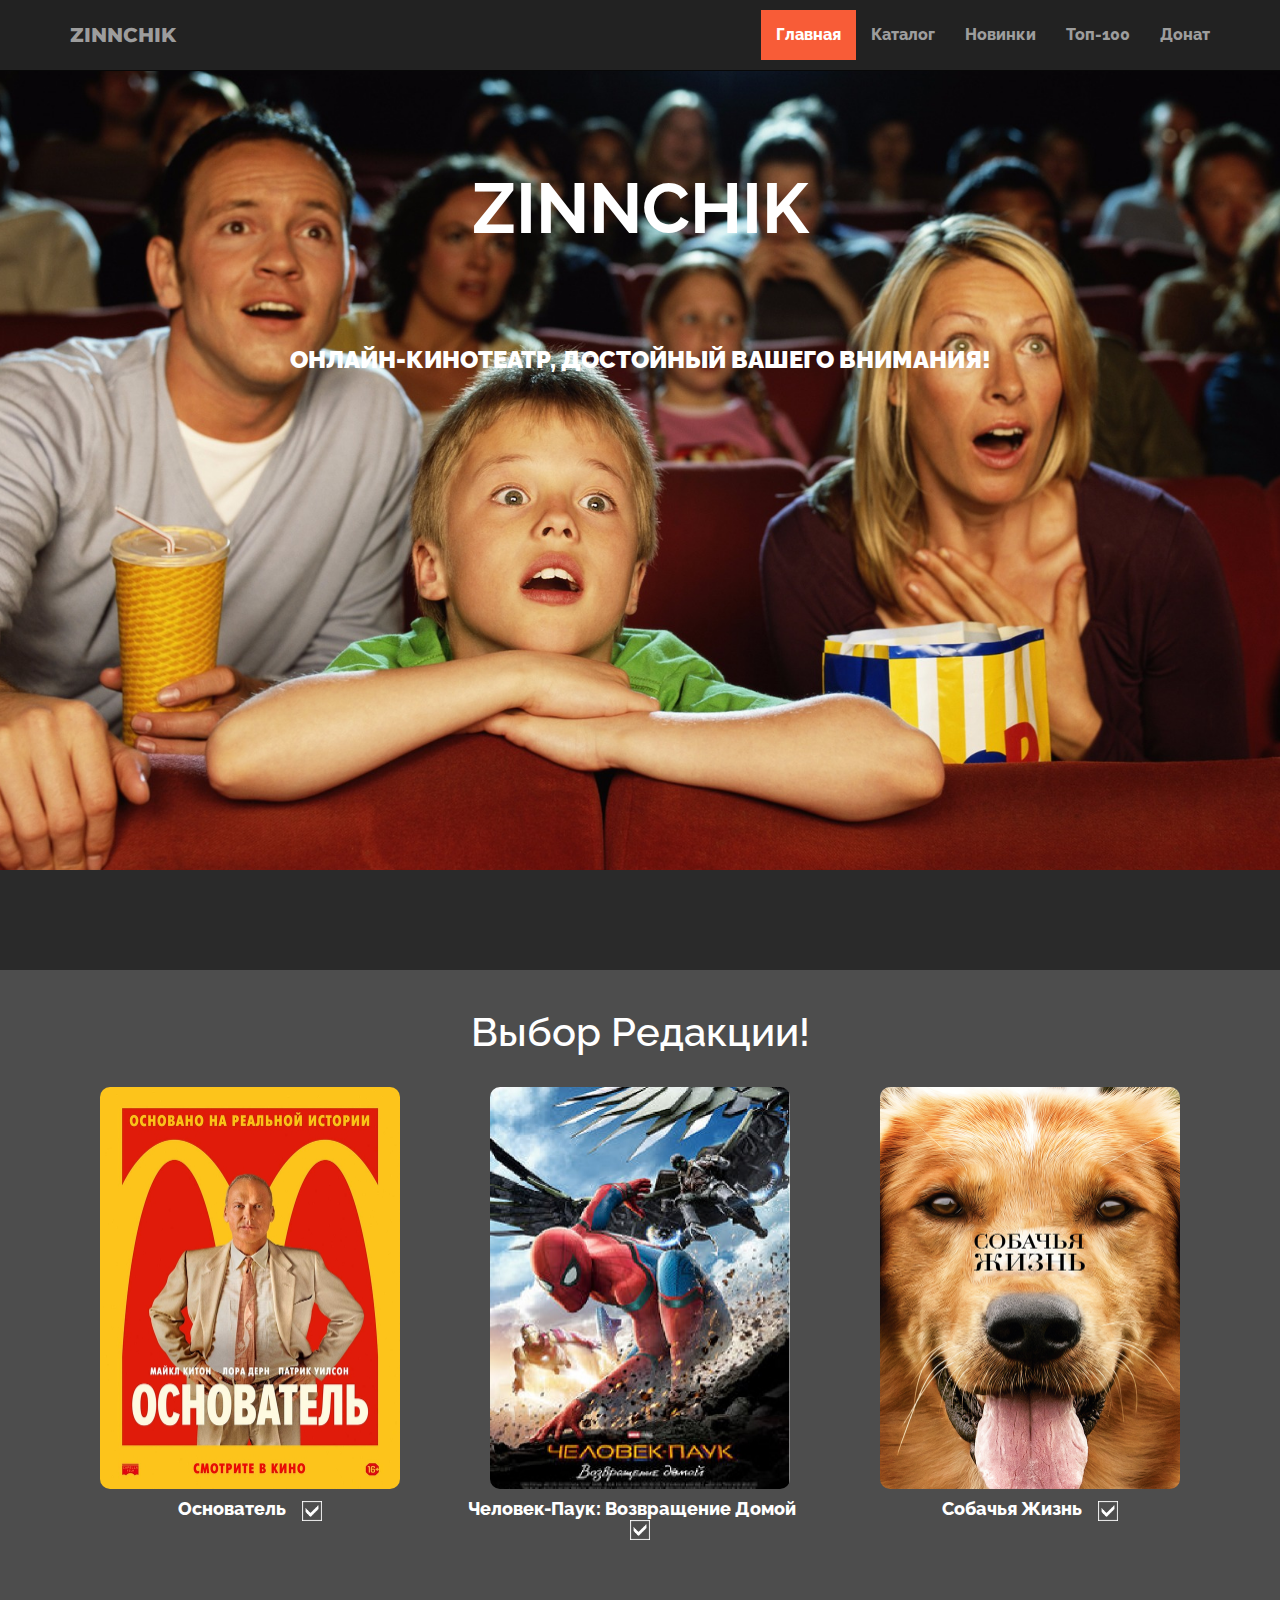
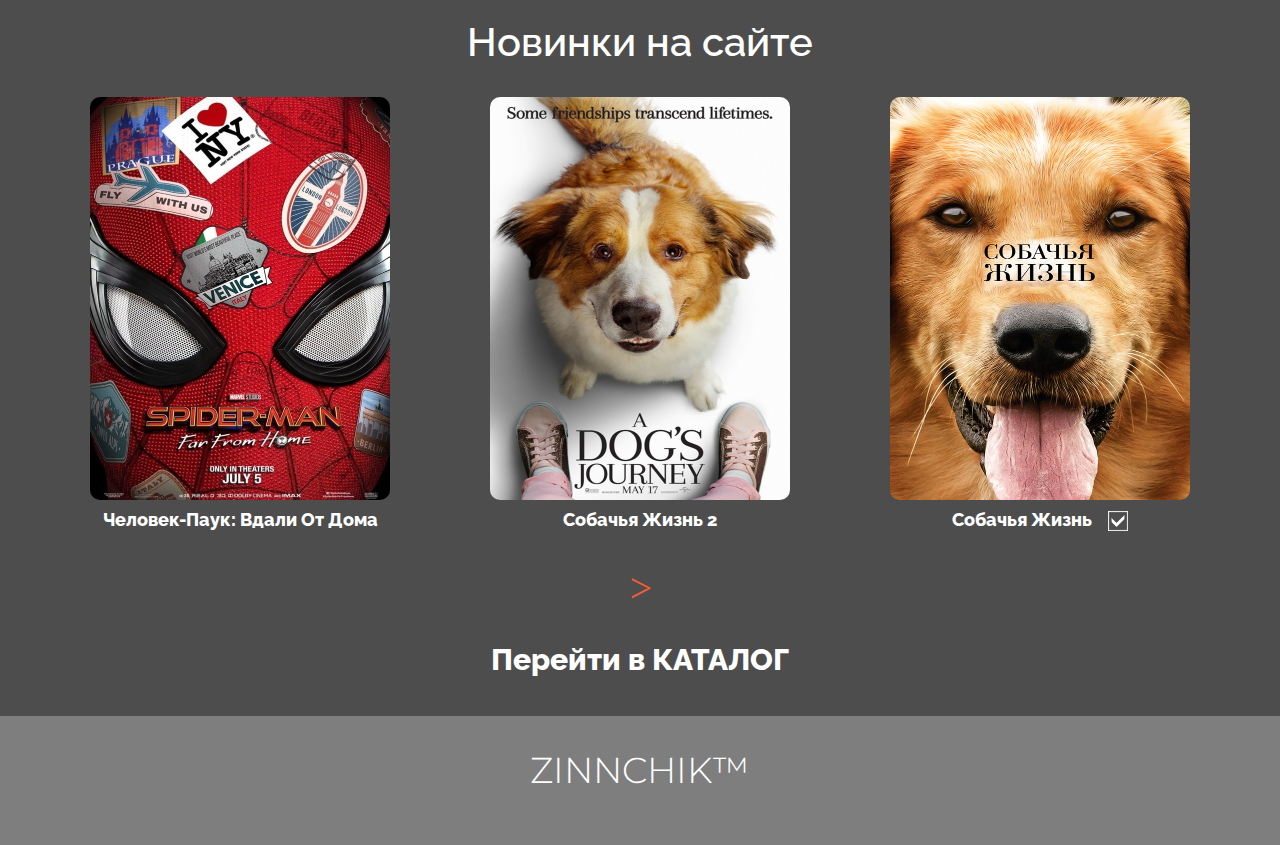
<file: index.html>
<!DOCTYPE html>
<html>
    <head>
        <meta charset="utf-8">
        <meta name="viewport" content="width=device-width, initial-scale=1.0">
        <meta name="MobileOptimized" content="320">
        <meta name="HandheldFriendly" content="true">
        <title>
            Смотрите фильмы онлайн в отличном качестве - Кинотеатр Zinnchik!
        </title>
        <link rel="stylesheet" href="./Bootstrap/css/bootstrap.css">
        <link rel="stylesheet" href="./Bootstrap/css/main.css">
        <script src="scripts/playerjs.js"></script>
    </head>
    <body scroll="no">
        <div class="navbar navbar-inverse navbar-fixed-top">
            <div class="container">
                <div class="navbar-header">
                    <button type="button" class="navbar-toggle" data-toggle="collapse" data-target=".navbar-collapse">
                        <span class="icon-bar"></span>
                        <span class="icon-bar"></span>
                        <span class="icon-bar"></span>
                    </button>
                    <a class="navbar-brand" href="./index.html">ZINNCHIK</a>
                </div>
                <div class="navbar-collapse collapse">
                    <ul class="nav navbar-nav navbar-right">
                        <li class="active"><a href="./index.html">Главная</a></li>
                        <li><a href="./catalog_page1.html">Каталог</a></li>
                        <li><a href="#">Новинки</a></li>
                        <li><a href="#">Топ-100</a></li>
                        <li><a href="#">Донат</a></li>
                    </ul>
                </div>
            </div>
        </div>  
        <div id="headerwrap">
            <div class="container">
                <div class="row centered">
                    <div class="col-lg-8 col-lg-offset-2">
                        <h1>ZINNCHIK</h1>
                        <h3>онлайн-кинотеатр, достойный вашего внимания!</h3>
                    </div>
                </div>
            </div>
        </div> 

        <div id="dg">
            <div class="container">
                <div class="row center">
                    <h3>Выбор Редакции!</h3>
                    <br>
                    <div class="col-lg-4" onclick="document.location.href = './osnovatel.html'">
                        <div class="tilt">
                            <a data-toggle="modal" href="#filmMini"><img src="img/avatar-osnovatel.jpg" id="film1"></a>
                            <h4 id="name1">Основатель  ‌‌‍‍  ‌‌‍‍<img src="./img/redactionchoice.png" class="filmmark" title="Выбор Редакции - Этот фильм советуется к просмотру!"></h4>
                        </div>
                    </div>
                    <div class="col-lg-4" onclick="document.location.href = './spm-vd.html'">
                        <div class="tilt">
                            <a data-toggle="modal" href="#filmMini"><img src="img/avatar-spiderman-vozvracheniedomoy.jpg" id="film1"></a>
                            <h4 id="name1">Человек-Паук: Возвращение Домой  ‌‌‍‍  ‌‌‍‍<img src="./img/redactionchoice.png" class="filmmark" title="Выбор Редакции - Этот фильм советуется к просмотру!"></h4>
                        </div>
                    </div>
                    <div class="col-lg-4" onclick="document.location.href = './sobachya-zhizn.html'">
                        <div class="tilt">
                            <a data-toggle="modal" href="#filmMini"><img src="img/avatar-sobachyazhizn.jpg" id="film1"></a>
                            <h4 id="name1">Собачья Жизнь  ‌‌‍‍  ‌‌‍‍<img src="./img/redactionchoice.png" class="filmmark" title="Выбор Редакции - Этот фильм советуется к просмотру!"></h4>
                        </div>
                    </div>
                </div>
            </div>
        </div>
        <div id="dg">
            <div class="container">
                <div class="row center">
                    <h3>Новинки на сайте</h3>
                    <br>
                    <div class="row center">
                        <div class="col-lg-4" onclick="document.location.href = './spiderman-vdaliotdoma.html'">
                            <div class="tilt">
                                <a data-toggle="modal" href="#filmMini"><img src="img/avatar-spiderman-vdaliotdoma.jpg" id="film1"></a>
                                <h4 id="name1">Человек-Паук: Вдали От Дома</h4>
                            </div>
                        </div>
                        <div class="col-lg-4" onclick="document.location.href = './sobachya-zhizn2.html'">
                            <div class="tilt">
                                <a data-toggle="modal" href="#filmMini"><img src="img/avatar-sobachyazhizn2.jpg" id="film1"></a>
                                <h4 id="name1">Собачья Жизнь 2</h4>
                            </div>
                        </div>
                        <div class="col-lg-4" onclick="document.location.href = './sobachya-zhizn.html'">
                            <div class="tilt">
                                <a data-toggle="modal" href="#filmMini"><img src="img/avatar-sobachyazhizn.jpg" id="film1"></a>
                                <h4 id="name1">Собачья Жизнь  ‌‌‍‍  ‌‌‍‍<img src="./img/redactionchoice.png" class="filmmark" title="Выбор Редакции - Этот фильм советуется к просмотру!"></h4>
                            </div>
                        </div>
                    </div>
                    <div class="row center br"></div>
                        <div class="col-lg-12" onclick="document.location.href = './catalog_page1.html'">
                            <div class="tilt">
                                <a style="font-size:50px">></a>
                                <h2 id="name1">Перейти в КАТАЛОГ</h2>
                            </div>
                        </div>
                    </div>
                </div>
            </div>
        </div>
        <div id="footer">
            <div class="container ft">
                <div class="logo" onmouseover="informationVisible()" onmouseout="informationHidden()" onmousedown="informationVisible()" onmouseup="informationHidden()">
                    <h1>ZINNCHIK<span>™</span></h1>
                </div>
                <div id="information" class="information col-lg-4 col-lg-offset-4 hidden">
                    <h5> zinnchik™ 2020 Ivan Kurbakov</h5>
                </div>
            </div>
        </div>

        <script>
            function informationVisible(){
                var info = document.getElementById ("information");
                info.setAttribute ("class", "information col-lg-4 col-lg-offset-4 visible")
            }
            function informationHidden(){
                var info = document.getElementById ("information");
                info.setAttribute ("class", "information col-lg-4 col-lg-offset-4 hidden")
            }
        </script>

        <script src="https://ajax.googleapis.com/ajax/libs/jquery/2.2.0/jquery.min.js"></script>
        <script src="Bootstrap/js/bootstrap.js"></script>
    </body>
</html>
</file>
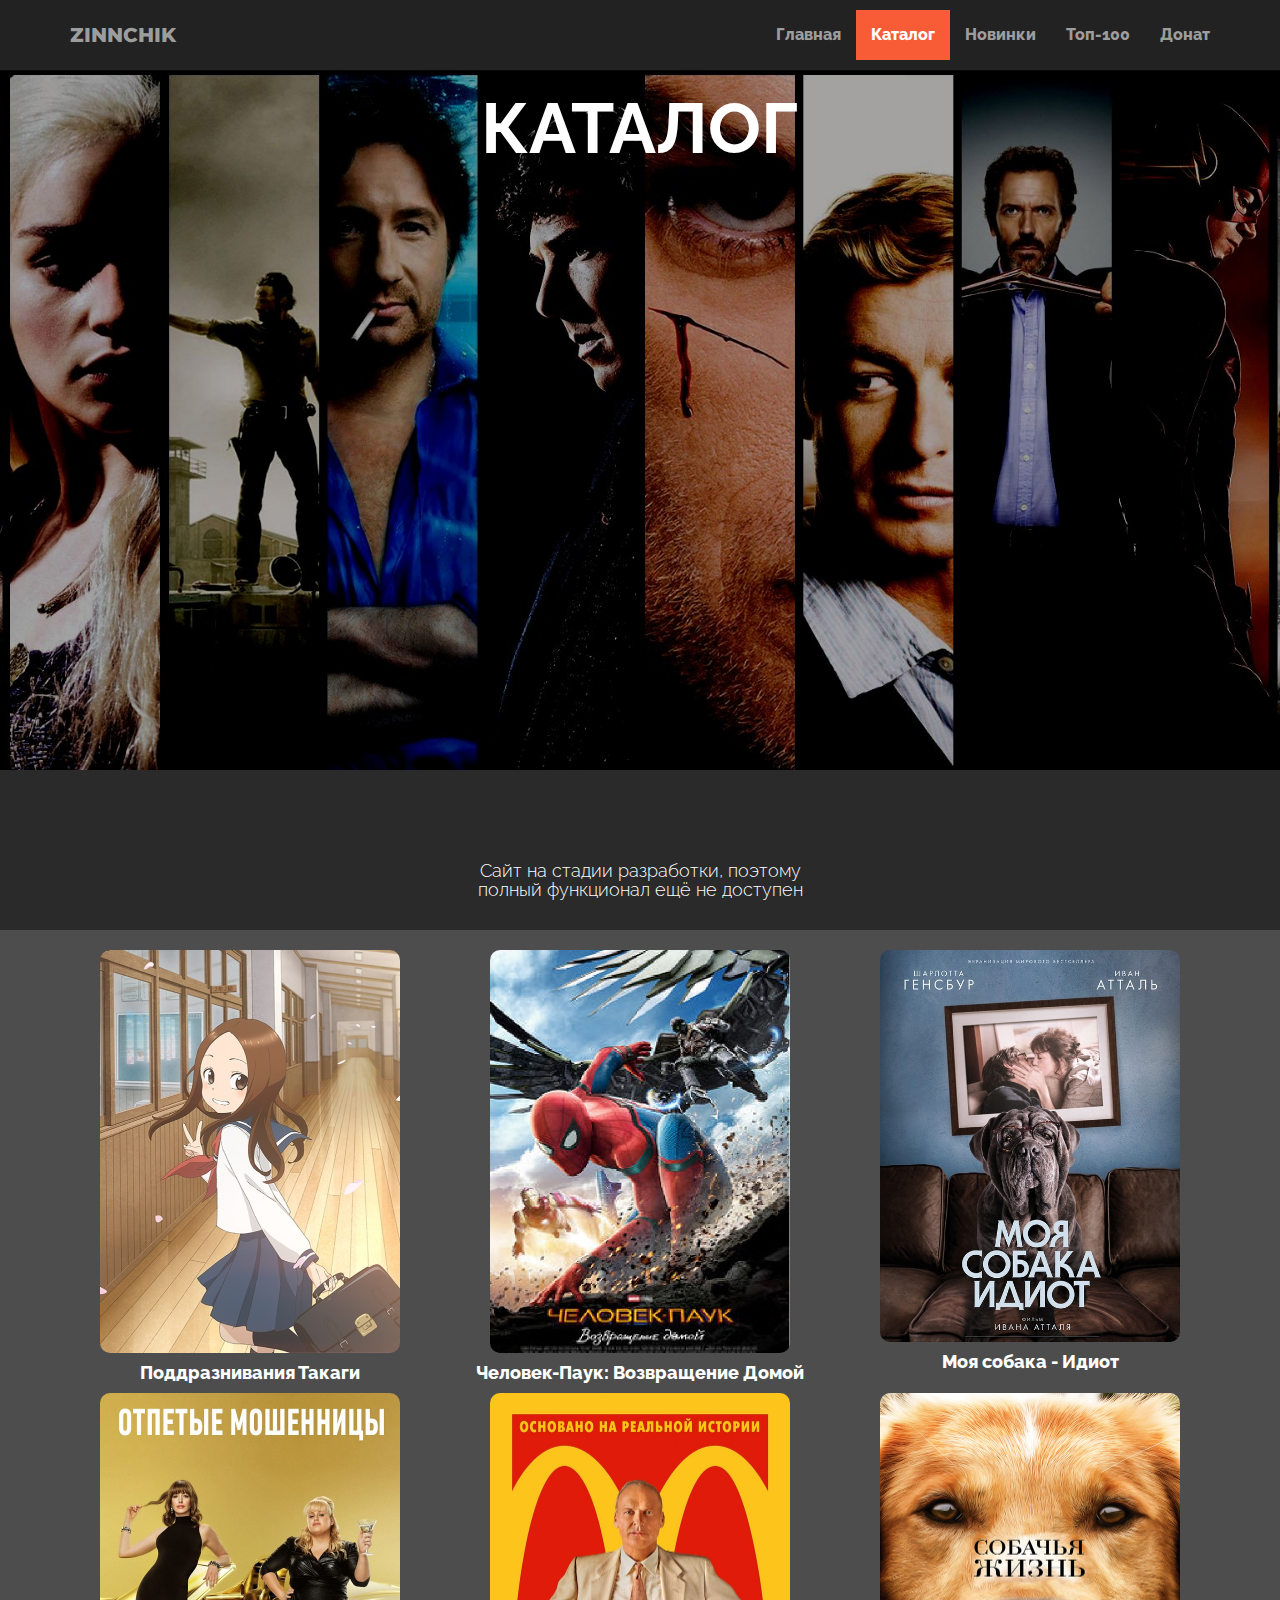
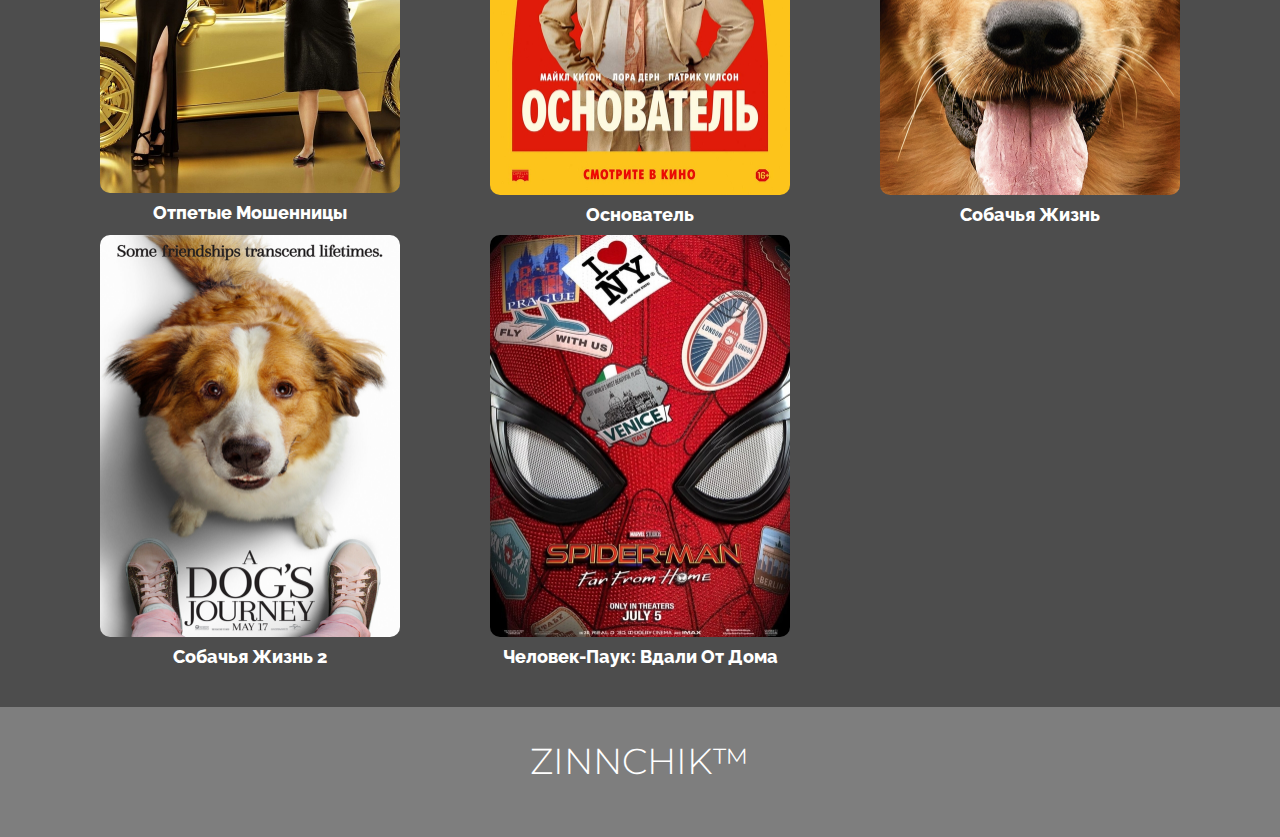
<file: catalog.html>
<!DOCTYPE html>
<!DOCTYPE html>
<html>
    <head>
        <meta charset="utf-8">
        <meta name="viewport" content="width=device-width, initial-scale=1.0">
        <meta name="MobileOptimized" content="320">
        <meta name="HandheldFriendly" content="true">
        <title>
            Выберите классный фильм! - Онлайн-Кинотеатр Zinnchik
        </title>
        <link rel="stylesheet" href="./Bootstrap/css/bootstrap.css">
        <link rel="stylesheet" href="./Bootstrap/css/main.css">
        <script src="scripts/playerjs.js"></script>
    </head>
    <body>
        <div class="navbar navbar-inverse navbar-fixed-top">
            <div class="container">
                <div class="navbar-header">
                    <button type="button" class="navbar-toggle" data-toggle="collapse" data-target=".navbar-collapse">
                        <span class="icon-bar"></span>
                        <span class="icon-bar"></span>
                        <span class="icon-bar"></span>
                    </button>
                    <a class="navbar-brand" href="./index.html">ZINNCHIK</a>
                </div>
                <div class="navbar-collapse collapse">
                    <ul class="nav navbar-nav navbar-right">
                        <li><a href="./index.html">Главная</a></li>
                        <li class="active"><a href="#">Каталог</a></li>
                        <li><a href="#">Новинки</a></li>
                        <li><a href="#">Топ-100</a></li>
                        <li><a href="#">Донат</a></li>
                    </ul>
                </div>
            </div>
        </div>  
        <div id="headerwrap-catalog">
            <div class="container">
                <div class="row centered">
                    <div class="col-lg-8 col-lg-offset-2">
                        <h1>КАТАЛОГ</h1>
                    </div>
                </div>
            </div>
        </div> 
        
        <div class="container w">
            <div class="row centered">
                <br><br>
                <div class="col-lg-4 col-lg-offset-4">
                    <i class="fa fa-window-minimize"></i>
                    <h4>Сайт на стадии разработки, поэтому полный функционал ещё не доступен</h4>
                </div>
            </div>
        </div>

        <div id="dg">
            <div class="container">
                <div class="row center">
                    <div class="col-lg-4" onclick="document.location.href = './takagi-san.html'">
                        <div class="tilt">
                            <a data-toggle="modal" href="#filmMini"><img src="img/avatar-takagi.jpg" id="film1"></a>
                            <h4 id="name1">Поддразнивания Такаги</h4>
                        </div>
                    </div>
                    <div class="col-lg-4" onclick="document.location.href = './spm-vd.html'">
                        <div class="tilt">
                            <a data-toggle="modal" href="#filmMini"><img src="img/avatar-spiderman-vozvracheniedomoy.jpg" id="film1"></a>
                            <h4 id="name1">Человек-Паук: Возвращение Домой</h4>
                        </div>
                    </div>
                    <div class="col-lg-4" onclick="document.location.href = './moya-sobaka-idiot.html'">
                        <div class="tilt">
                            <a data-toggle="modal" href="#filmMini"><img src="img/avatar-moyasobakaidiot.jpg" id="film1"></a>
                            <h4 id="name1">Моя собака - Идиот</h4>
                        </div>
                    </div>
                </div>
                <div class="row center">
                    <div class="col-lg-4" onclick="document.location.href = './otpetie-mochennici.html'">
                        <div class="tilt">
                            <a data-toggle="modal" href="#filmMini"><img src="img/avatar-otpetiemochennici.jpg" id="film1"></a>
                            <h4 id="name1">Отпетые Мошенницы</h4>
                        </div>
                    </div>
                    <div class="col-lg-4" onclick="document.location.href = './osnovatel.html'">
                        <div class="tilt">
                            <a data-toggle="modal" href="#filmMini"><img src="img/avatar-osnovatel.jpg" id="film1"></a>
                            <h4 id="name1">Основатель</h4>
                        </div>
                    </div>
                    <div class="col-lg-4" onclick="document.location.href = './sobachya-zhizn.html'">
                        <div class="tilt">
                            <a data-toggle="modal" href="#filmMini"><img src="img/avatar-sobachyazhizn.jpg" id="film1"></a>
                            <h4 id="name1">Собачья Жизнь</h4>
                        </div>
                    </div>
                </div>
                <div class="row center">
                    <div class="col-lg-4" onclick="document.location.href = './sobachya-zhizn2.html'">
                        <div class="tilt">
                            <a data-toggle="modal" href="#filmMini"><img src="img/avatar-sobachyazhizn2.jpg" id="film1"></a>
                            <h4 id="name1">Собачья Жизнь 2</h4>
                        </div>
                    </div>
                    <div class="col-lg-4" onclick="document.location.href = './spiderman-vdaliotdoma.html'">
                        <div class="tilt">
                            <a data-toggle="modal" href="#filmMini"><img src="img/avatar-spiderman-vdaliotdoma.jpg" id="film1"></a>
                            <h4 id="name1">Человек-Паук: Вдали От Дома</h4>
                        </div>
                    </div>
                </div>
            </div>
        </div>

        <div id="footer">
            <div class="container ft">
                <div class="logo" onmouseover="informationVisible()" onmouseout="informationHidden()" onmousedown="informationVisible()" onmouseup="informationHidden()">
                    <h1>ZINNCHIK<span>™</span></h1>
                </div>
                <div id="information" class="information col-lg-4 col-lg-offset-4 hidden">
                    <h5> zinnchik™ 2020 Ivan Kurbakov</h5>
                </div>
            </div>
        </div>


        <script>
            function informationVisible(){
                var info = document.getElementById ("information");
                info.setAttribute ("class", "information col-lg-4 col-lg-offset-4 visible")
            }
            function informationHidden(){
                var info = document.getElementById ("information");
                info.setAttribute ("class", "information col-lg-4 col-lg-offset-4 hidden")
            }
        </script>

        <script src="https://ajax.googleapis.com/ajax/libs/jquery/2.2.0/jquery.min.js"></script>
        <script src="Bootstrap/js/bootstrap.js"></script>
    </body>
</html>
</file>
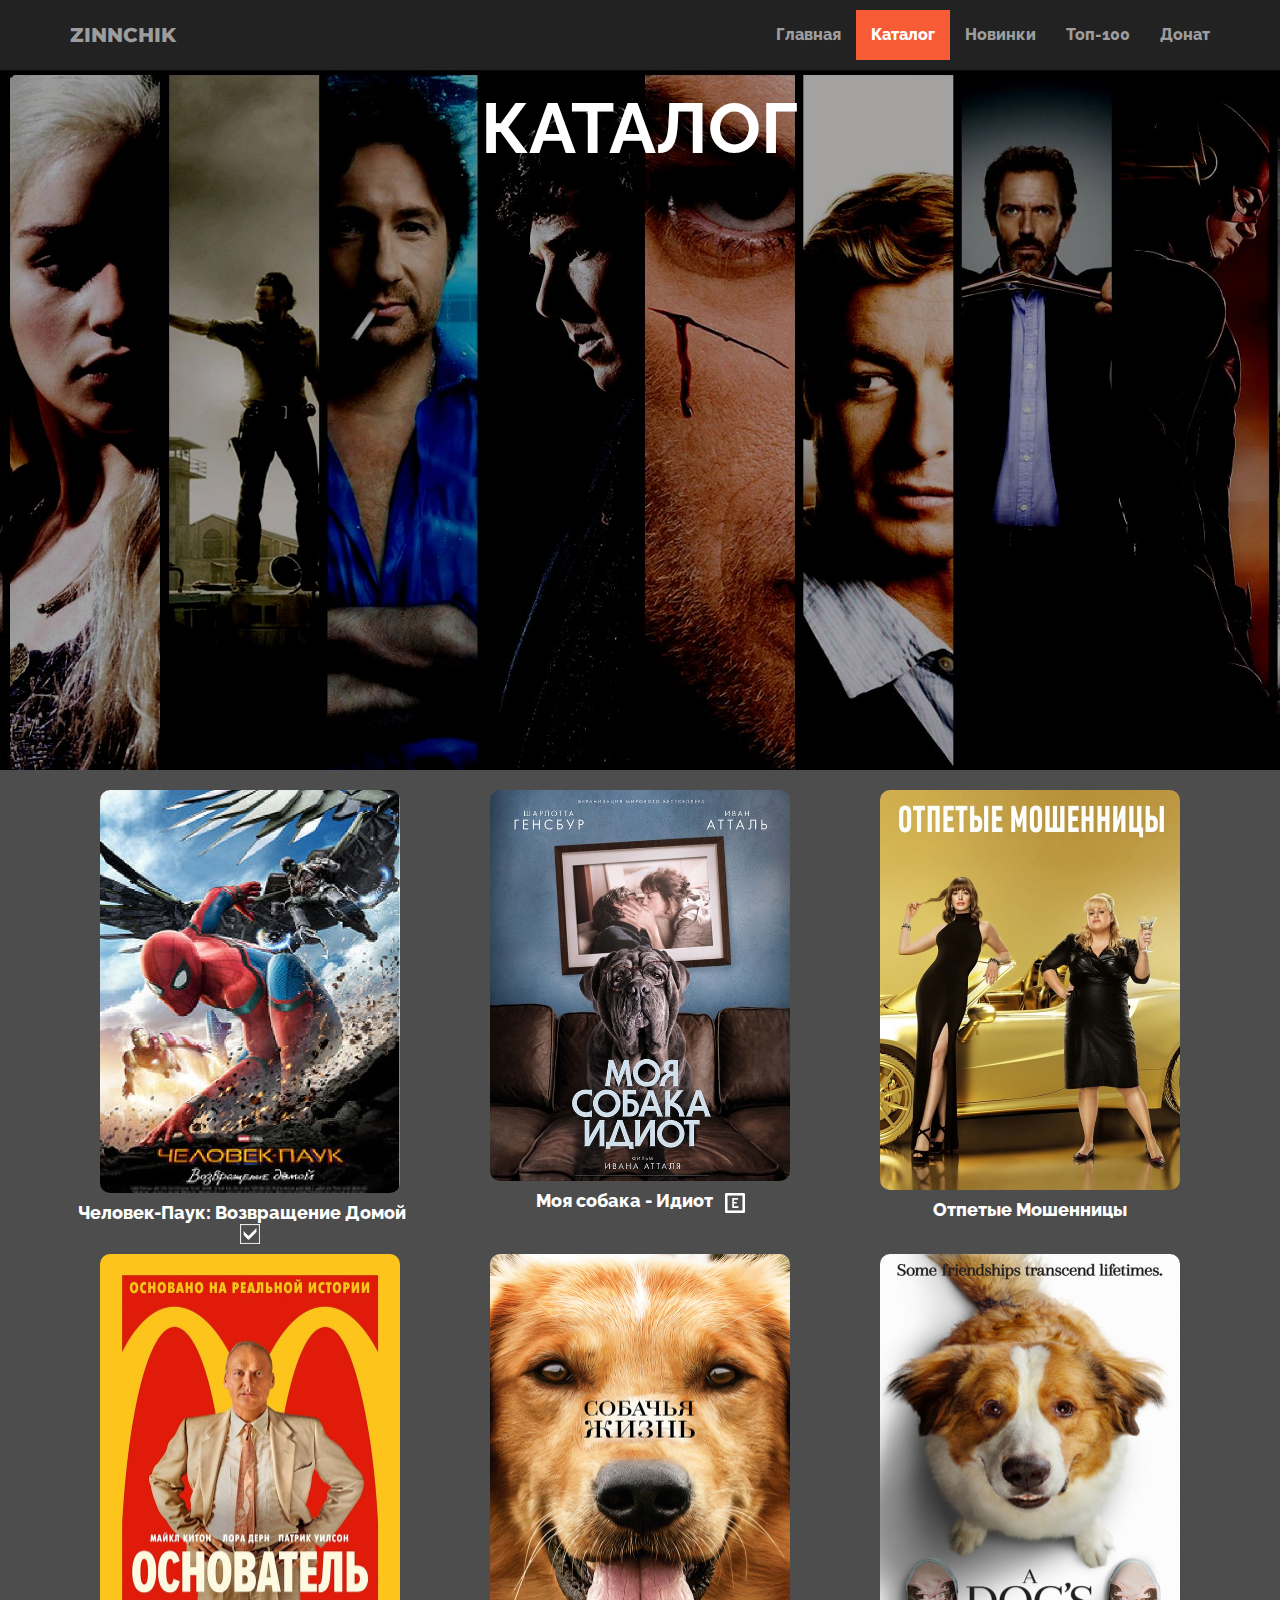
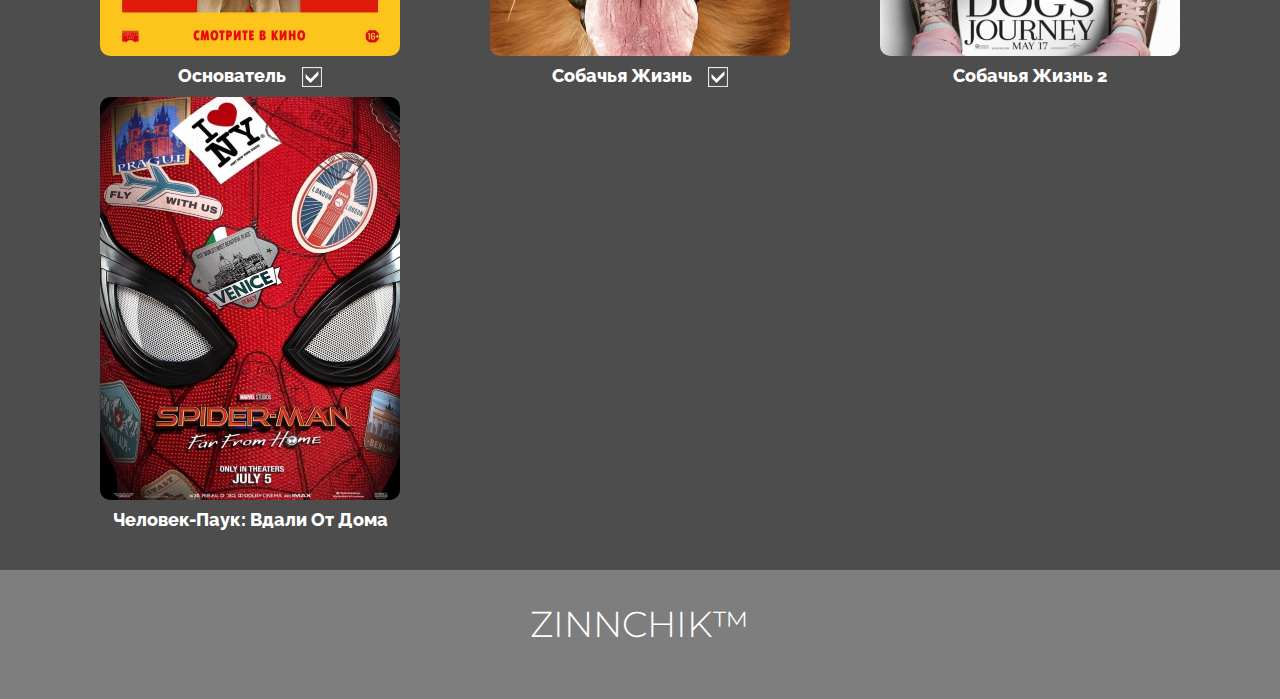
<file: catalog_page1.html>
<!DOCTYPE html>
<!DOCTYPE html>
<html>
    <head>
        <meta charset="utf-8">
        <meta name="viewport" content="width=device-width, initial-scale=1.0">
        <meta name="MobileOptimized" content="320">
        <meta name="HandheldFriendly" content="true">
        <title>
            Выберите классный фильм! - Онлайн-Кинотеатр Zinnchik
        </title>
        <link rel="stylesheet" href="./Bootstrap/css/bootstrap.css">
        <link rel="stylesheet" href="./Bootstrap/css/main.css">
        <script src="scripts/playerjs.js"></script>
    </head>
    <body>
        <div class="navbar navbar-inverse navbar-fixed-top">
            <div class="container">
                <div class="navbar-header">
                    <button type="button" class="navbar-toggle" data-toggle="collapse" data-target=".navbar-collapse">
                        <span class="icon-bar"></span>
                        <span class="icon-bar"></span>
                        <span class="icon-bar"></span>
                    </button>
                    <a class="navbar-brand" href="./index.html">ZINNCHIK</a>
                </div>
                <div class="navbar-collapse collapse">
                    <ul class="nav navbar-nav navbar-right">
                        <li><a href="./index.html">Главная</a></li>
                        <li class="active"><a href="./catalog_page1.html">Каталог</a></li>
                        <li><a href="#">Новинки</a></li>
                        <li><a href="#">Топ-100</a></li>
                        <li><a href="#">Донат</a></li>
                    </ul>
                </div>
            </div>
        </div>  
        <div id="headerwrap-catalog">
            <div class="container">
                <div class="row centered">
                    <div class="col-lg-8 col-lg-offset-2">
                        <h1>КАТАЛОГ</h1>
                    </div>
                </div>
            </div>
        </div> 

        <div id="dg">
            <div class="container">
                <div class="row center">
                    <div class="col-lg-4" onclick="document.location.href = './spm-vd.html'">
                        <div class="tilt">
                            <a data-toggle="modal" href="#filmMini"><img src="img/avatar-spiderman-vozvracheniedomoy.jpg" id="film1"></a>
                            <h4 id="name1">Человек-Паук: Возвращение Домой  ‌‌‍‍  ‌‌‍‍<img src="./img/redactionchoice.png" class="filmmark" title="Выбор Редакции - Этот фильм советуется к просмотру!"></h4>
                        </div>
                    </div>
                    <div class="col-lg-4" onclick="document.location.href = './moya-sobaka-idiot.html'">
                        <div class="tilt">
                            <a data-toggle="modal" href="#filmMini"><img src="img/avatar-moyasobakaidiot.jpg" id="film1"></a>
                            <h4 id="name1">Моя собака - Идиот ‌‌‍‍  ‌‌‍‍<img src="./img/notforchildren.png" class="filmmark" title="Не рекомендуется к просмотру детям младще 18 лет!"></h4>
                        </div>
                    </div>
                    <div class="col-lg-4" onclick="document.location.href = './otpetie-mochennici.html'">
                        <div class="tilt">
                            <a data-toggle="modal" href="#filmMini"><img src="img/avatar-otpetiemochennici.jpg" id="film1"></a>
                            <h4 id="name1">Отпетые Мошенницы</h4>
                        </div>
                    </div>
                </div>
                <div class="row center">
                    <div class="col-lg-4" onclick="document.location.href = './osnovatel.html'">
                        <div class="tilt">
                            <a data-toggle="modal" href="#filmMini"><img src="img/avatar-osnovatel.jpg" id="film1"></a>
                            <h4 id="name1">Основатель  ‌‌‍‍  ‌‌‍‍<img src="./img/redactionchoice.png" class="filmmark" title="Выбор Редакции - Этот фильм советуется к просмотру!"></h4>
                        </div>
                    </div>
                    <div class="col-lg-4" onclick="document.location.href = './sobachya-zhizn.html'">
                        <div class="tilt">
                            <a data-toggle="modal" href="#filmMini"><img src="img/avatar-sobachyazhizn.jpg" id="film1"></a>
                            <h4 id="name1">Собачья Жизнь  ‌‌‍‍  ‌‌‍‍<img src="./img/redactionchoice.png" class="filmmark" title="Выбор Редакции - Этот фильм советуется к просмотру!"></h4>
                        </div>
                    </div>
                    <div class="col-lg-4" onclick="document.location.href = './sobachya-zhizn2.html'">
                        <div class="tilt">
                            <a data-toggle="modal" href="#filmMini"><img src="img/avatar-sobachyazhizn2.jpg" id="film1"></a>
                            <h4 id="name1">Собачья Жизнь 2</h4>
                        </div>
                    </div>
                </div>
                <div class="row center">
                    <div class="col-lg-4" onclick="document.location.href = './spiderman-vdaliotdoma.html'">
                        <div class="tilt">
                            <a data-toggle="modal" href="#filmMini"><img src="img/avatar-spiderman-vdaliotdoma.jpg" id="film1"></a>
                            <h4 id="name1">Человек-Паук: Вдали От Дома</h4>
                        </div>
                    </div>
                </div>
            </div>
        </div>

        <div id="footer">
            <div class="container ft">
                <div class="logo" onmouseover="informationVisible()" onmouseout="informationHidden()" onmousedown="informationVisible()" onmouseup="informationHidden()">
                    <h1>ZINNCHIK<span>™</span></h1>
                </div>
                <div id="information" class="information col-lg-4 col-lg-offset-4 hidden">
                    <h5> zinnchik™ 2020 Ivan Kurbakov</h5>
                </div>
            </div>
        </div>


        <script>
            function informationVisible(){
                var info = document.getElementById ("information");
                info.setAttribute ("class", "information col-lg-4 col-lg-offset-4 visible")
            }
            function informationHidden(){
                var info = document.getElementById ("information");
                info.setAttribute ("class", "information col-lg-4 col-lg-offset-4 hidden")
            }
        </script>

        <script src="https://ajax.googleapis.com/ajax/libs/jquery/2.2.0/jquery.min.js"></script>
        <script src="Bootstrap/js/bootstrap.js"></script>
    </body>
</html>
</file>
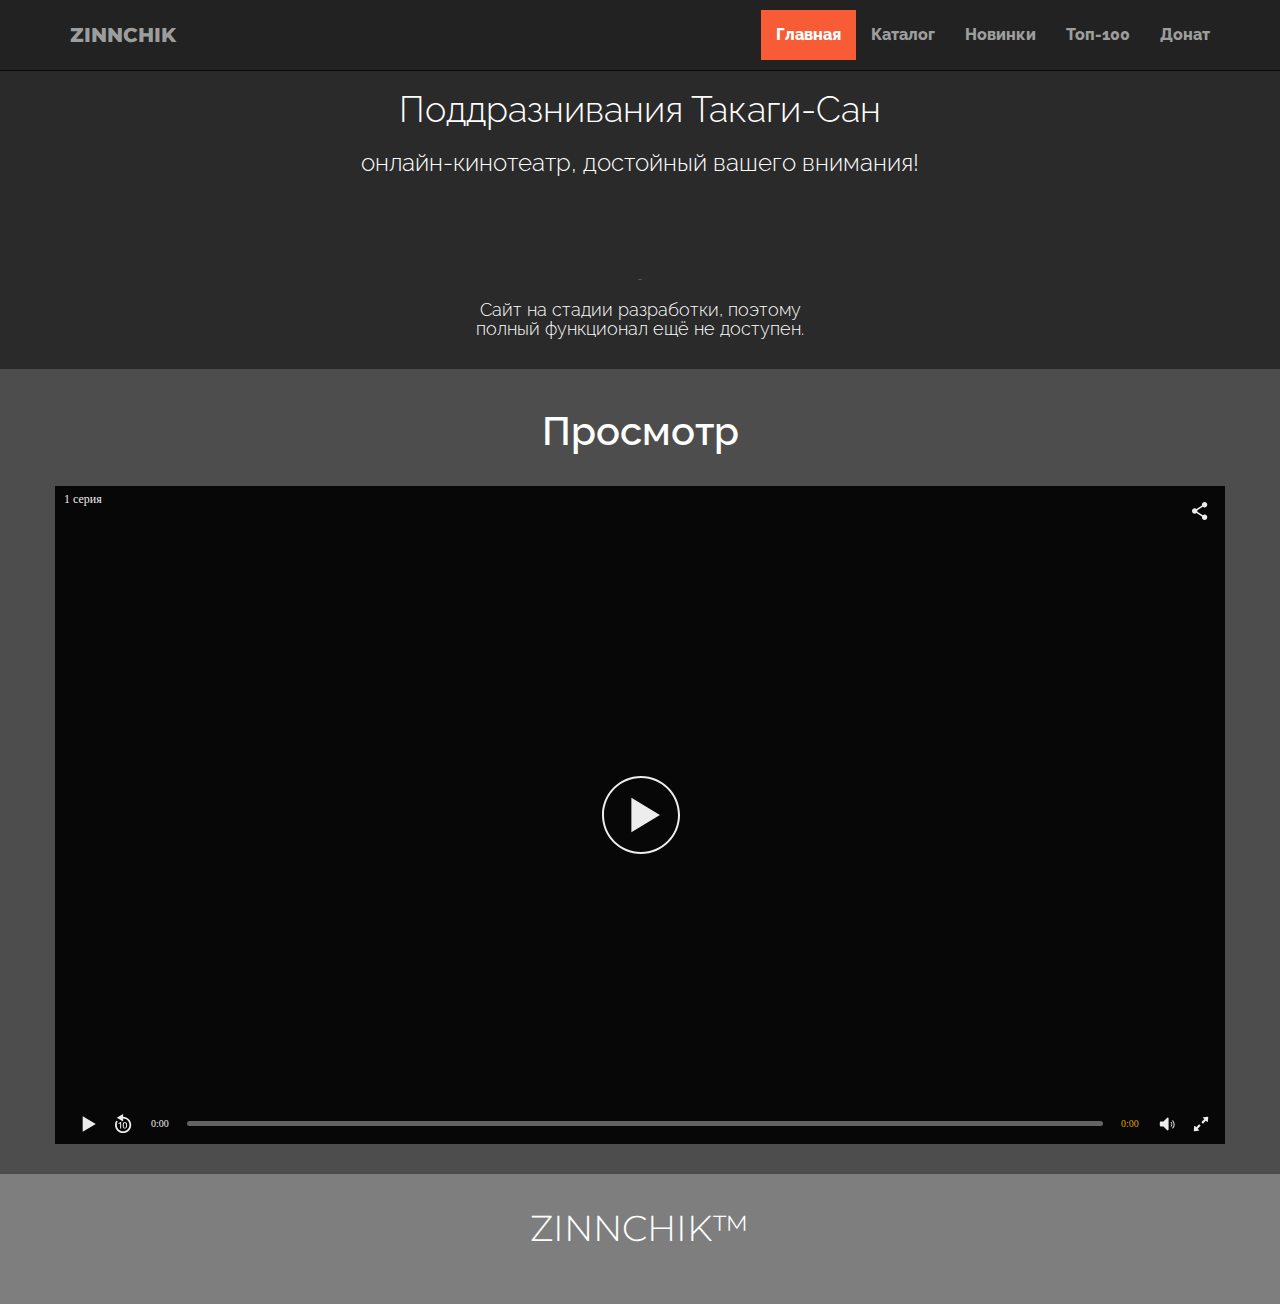
<file: movie.html>
<!DOCTYPE html>
<html>
    <head>
        <meta charset="utf-8">
        <meta name="viewport" content="width=device-width, initial-scale=1.0">
        <meta name="MobileOptimized" content="320">
        <meta name="HandheldFriendly" content="true">
        <title>
            ПРОСМОТР - Поддразнивания Такаги-Сан
        </title>
        <link rel="stylesheet" href="./Bootstrap/css/bootstrap.css">
        <link rel="stylesheet" href="./Bootstrap/css/main.css">
        <script src="scripts/playerjs.js"></script>
    </head>
    <body>
        <div class="navbar navbar-inverse navbar-fixed-top">
            <div class="container">
                <div class="navbar-header">
                    <button type="button" class="navbar-toggle" data-toggle="collapse" data-target=".navbar-collapse">
                        <span class="icon-bar"></span>
                        <span class="icon-bar"></span>
                        <span class="icon-bar"></span>
                    </button>
                    <a class="navbar-brand" href="#">ZINNCHIK</a>
                </div>
                <div class="navbar-collapse collapse">
                    <ul class="nav navbar-nav navbar-right">
                        <li class="active"><a href="./index.html">Главная</a></li>
                        <li><a href="./catalog.html">Каталог</a></li>
                        <li><a href="#">Новинки</a></li>
                        <li><a href="#">Топ-100</a></li>
                        <li><a href="#">Донат</a></li>
                    </ul>
                </div>
            </div>
        </div>  
        <div id="headerwrap-movie">
            <div class="container">
                <div class="row centered">
                    <div class="col-lg-8 col-lg-offset-2">
                        <h1 id="movieName">Поддразнивания Такаги-Сан</h1>
                        <h3 id="movieInfo">онлайн-кинотеатр, достойный вашего внимания!</h3>
                    </div>
                </div>
            </div>
        </div> 

        <div class="container w">
            <div class="row centered">
                <br><br>
                <div class="col-lg-4 col-lg-offset-4">
                    <span>-</span>
                    <h4>Сайт на стадии разработки, поэтому полный функционал ещё не доступен.</h4>
                </div>
            </div>
        </div>

        <div id="dg">
            <div class="container">
                <div class="row center">
                    <h3>Просмотр</h3>
                    <br>
                    <div id="player"></div>
    
                        <script>
                            var player = new Playerjs({id:"player", title:"1 серия", file:"https://93.189.41.9/webdav/u126668/takagi-san/episode1.mp4"});
                        </script>
                </div>
            </div>
        </div>


        <div id="footer">
            <div class="container ft">
                <div class="logo" onmouseover="informationVisible()" onmouseout="informationHidden()" onmousedown="informationVisible()" onmouseup="informationHidden()">
                    <h1>ZINNCHIK<span>™</span></h1>
                </div>
                <div id="information" class="information col-lg-4 col-lg-offset-4 hidden">
                    <h5> zinnchik™ 2020 Ivan Kurbakov & noname team</h5>
                </div>
            </div>
        </div>

        <script>
            var predwatch = document.getElementById("filmMini");

            function predWtch(){
                var classVisible = predwatch.getAttribute ("class");
                if (classVisible == "hidden filmmini"){
                    predwatch.setAttribute ("class", "visible filmmini")
                }
                else if (classVisible == "visible filmmini"){
                    predwatch.setAttribute ("class", "hidden filmmini")
                }
            }
        </script>

        <script>
            function informationVisible(){
                var info = document.getElementById ("information");
                info.setAttribute ("class", "information col-lg-4 col-lg-offset-4 visible")
            }
            function informationHidden(){
                var info = document.getElementById ("information");
                info.setAttribute ("class", "information col-lg-4 col-lg-offset-4 hidden")
            }
        </script>

        <script src="https://ajax.googleapis.com/ajax/libs/jquery/2.2.0/jquery.min.js"></script>
        <script src="Bootstrap/js/bootstrap.js"></script>
    </body>
</html>
</file>
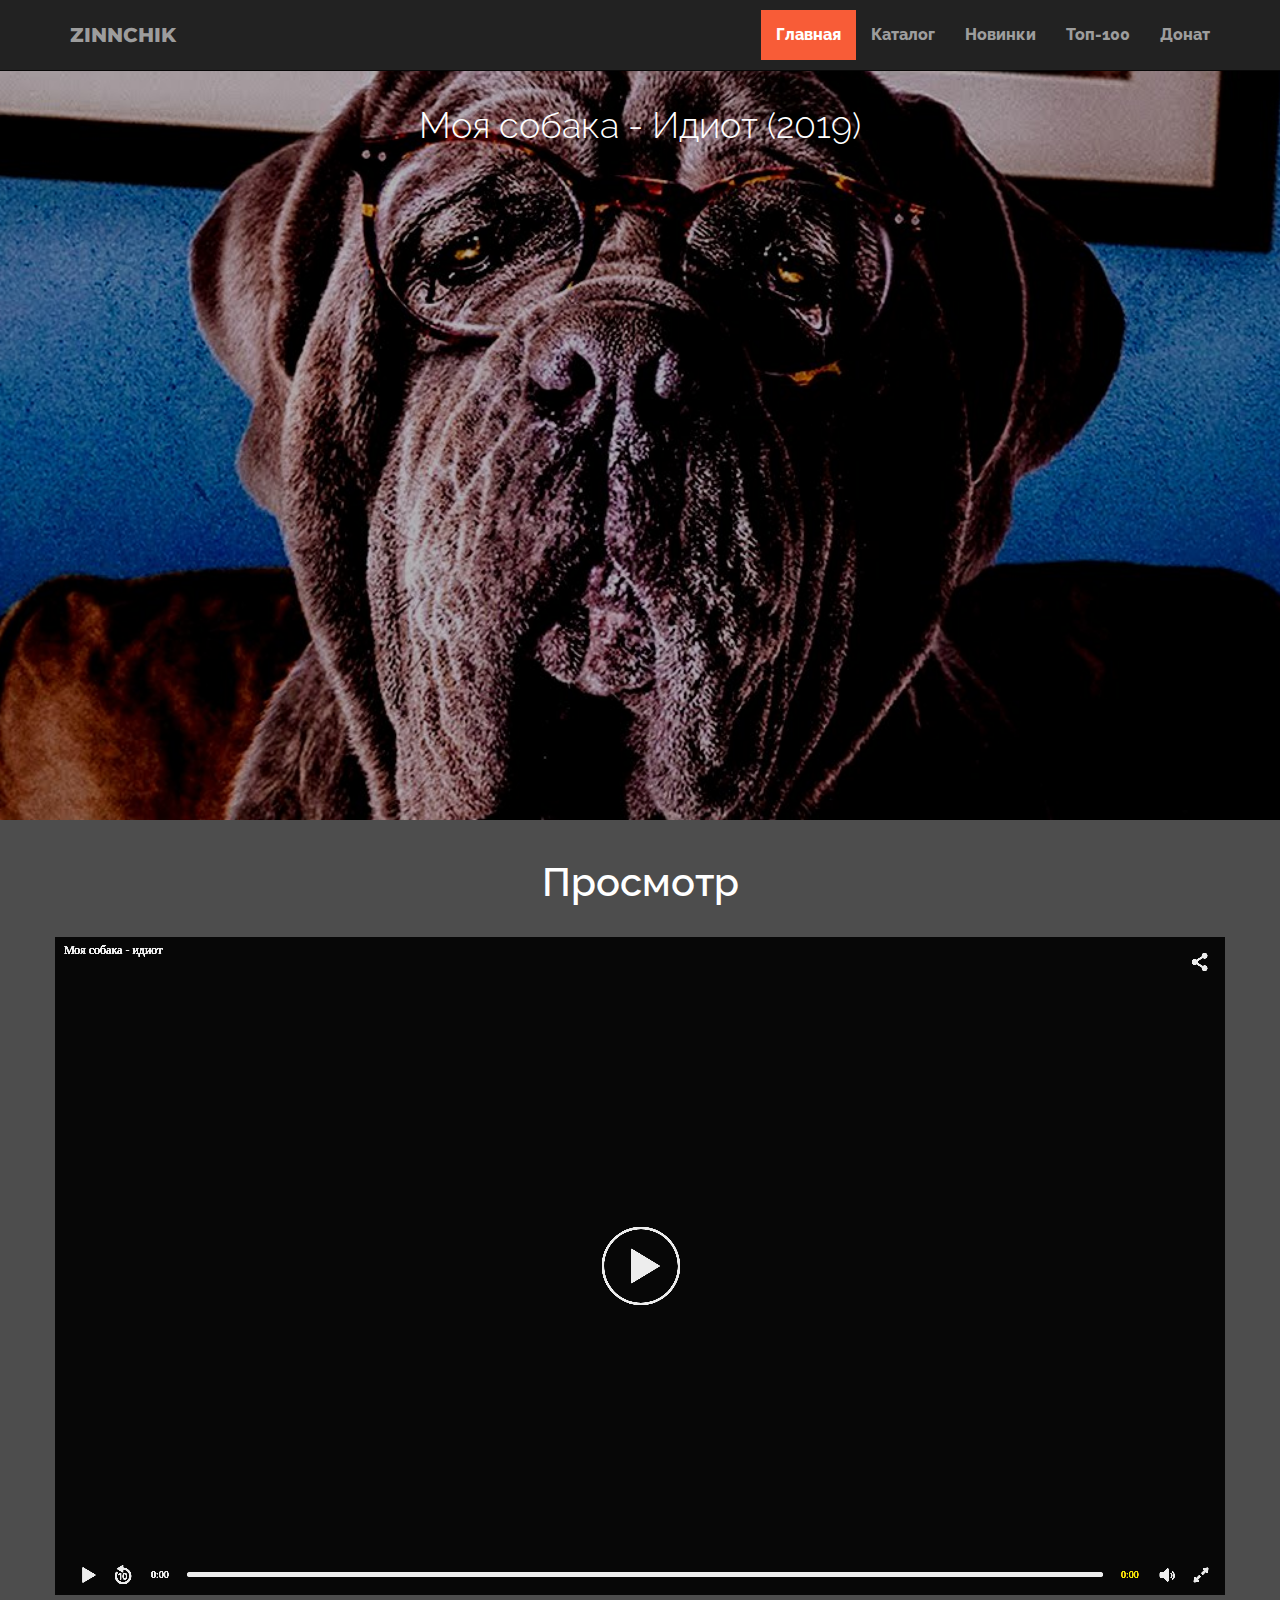
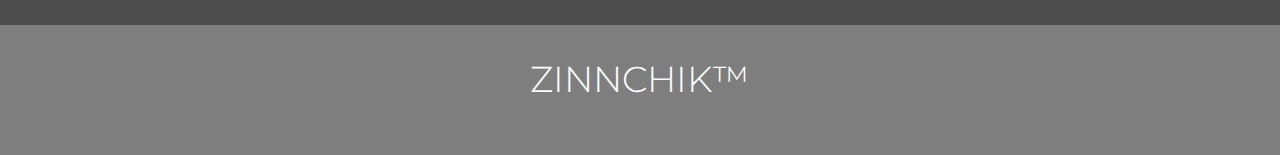
<file: moya-sobaka-idiot.html>
<!DOCTYPE html>
<html>
    <head>
        <meta charset="utf-8">
        <meta name="viewport" content="width=device-width, initial-scale=1.0">
        <meta name="MobileOptimized" content="320">
        <meta name="HandheldFriendly" content="true">
        <title>
            ПРОСМОТР - Моя Собака - Идиот
        </title>
        <link rel="stylesheet" href="./Bootstrap/css/bootstrap.css">
        <link rel="stylesheet" href="./Bootstrap/css/main.css">
        <script src="scripts/playerjs.js"></script>
    </head>
    <body>
        <div class="navbar navbar-inverse navbar-fixed-top">
            <div class="container">
                <div class="navbar-header">
                    <button type="button" class="navbar-toggle" data-toggle="collapse" data-target=".navbar-collapse">
                        <span class="icon-bar"></span>
                        <span class="icon-bar"></span>
                        <span class="icon-bar"></span>
                    </button>
                    <a class="navbar-brand" href="./index.html">ZINNCHIK</a>
                </div>
                <div class="navbar-collapse collapse">
                    <ul class="nav navbar-nav navbar-right">
                        <li class="active"><a href="./index.html">Главная</a></li>
                        <li><a href="./catalog_page1.html">Каталог</a></li>
                        <li><a href="#">Новинки</a></li>
                        <li><a href="#">Топ-100</a></li>
                        <li><a href="#">Донат</a></li>
                    </ul>
                </div>
            </div>
        </div>  
        <div id="headerwrap-moyasobakaidiot">
            <div class="container">
                <div class="row centered">
                    <div class="col-lg-8 col-lg-offset-2">
                        <br><br>
                        <h1 id="movieName">Моя собака - Идиот (2019)</h1>
                    </div>
                </div>
            </div>
        </div> 

        <div id="dg">
            <div class="container">
                <div class="row center">
                    <h3>Просмотр</h3>
                    <br>
                    <div id="player" style="filter: brightness(300%);"></div>
    
                        <script>
                            var player = new Playerjs({id:"player", "title":"Моя собака - идиот", "file":"https://jointinum.cloud.hotlan.by/movies/25f07e82b9359591bfbe199a349581257b9299cb/e6ce8f9ecbc63127135711d72fa90674:2020082409/720.mp4"});
                        </script>
                </div>
            </div>
        </div>


        <div id="footer">
            <div class="container ft">
                <div class="logo" onmouseover="informationVisible()" onmouseout="informationHidden()" onmousedown="informationVisible()" onmouseup="informationHidden()">
                    <h1>ZINNCHIK<span>™</span></h1>
                </div>
                <div id="information" class="information col-lg-4 col-lg-offset-4 hidden">
                    <h5> zinnchik™ 2020 Ivan Kurbakov</h5>
                </div>
            </div>
        </div>

        <script>
            var predwatch = document.getElementById("filmMini");

            function predWtch(){
                var classVisible = predwatch.getAttribute ("class");
                if (classVisible == "hidden filmmini"){
                    predwatch.setAttribute ("class", "visible filmmini")
                }
                else if (classVisible == "visible filmmini"){
                    predwatch.setAttribute ("class", "hidden filmmini")
                }
            }
        </script>

        <script>
            function informationVisible(){
                var info = document.getElementById ("information");
                info.setAttribute ("class", "information col-lg-4 col-lg-offset-4 visible")
            }
            function informationHidden(){
                var info = document.getElementById ("information");
                info.setAttribute ("class", "information col-lg-4 col-lg-offset-4 hidden")
            }
        </script>

        <script src="https://ajax.googleapis.com/ajax/libs/jquery/2.2.0/jquery.min.js"></script>
        <script src="Bootstrap/js/bootstrap.js"></script>
    </body>
</html>
</file>
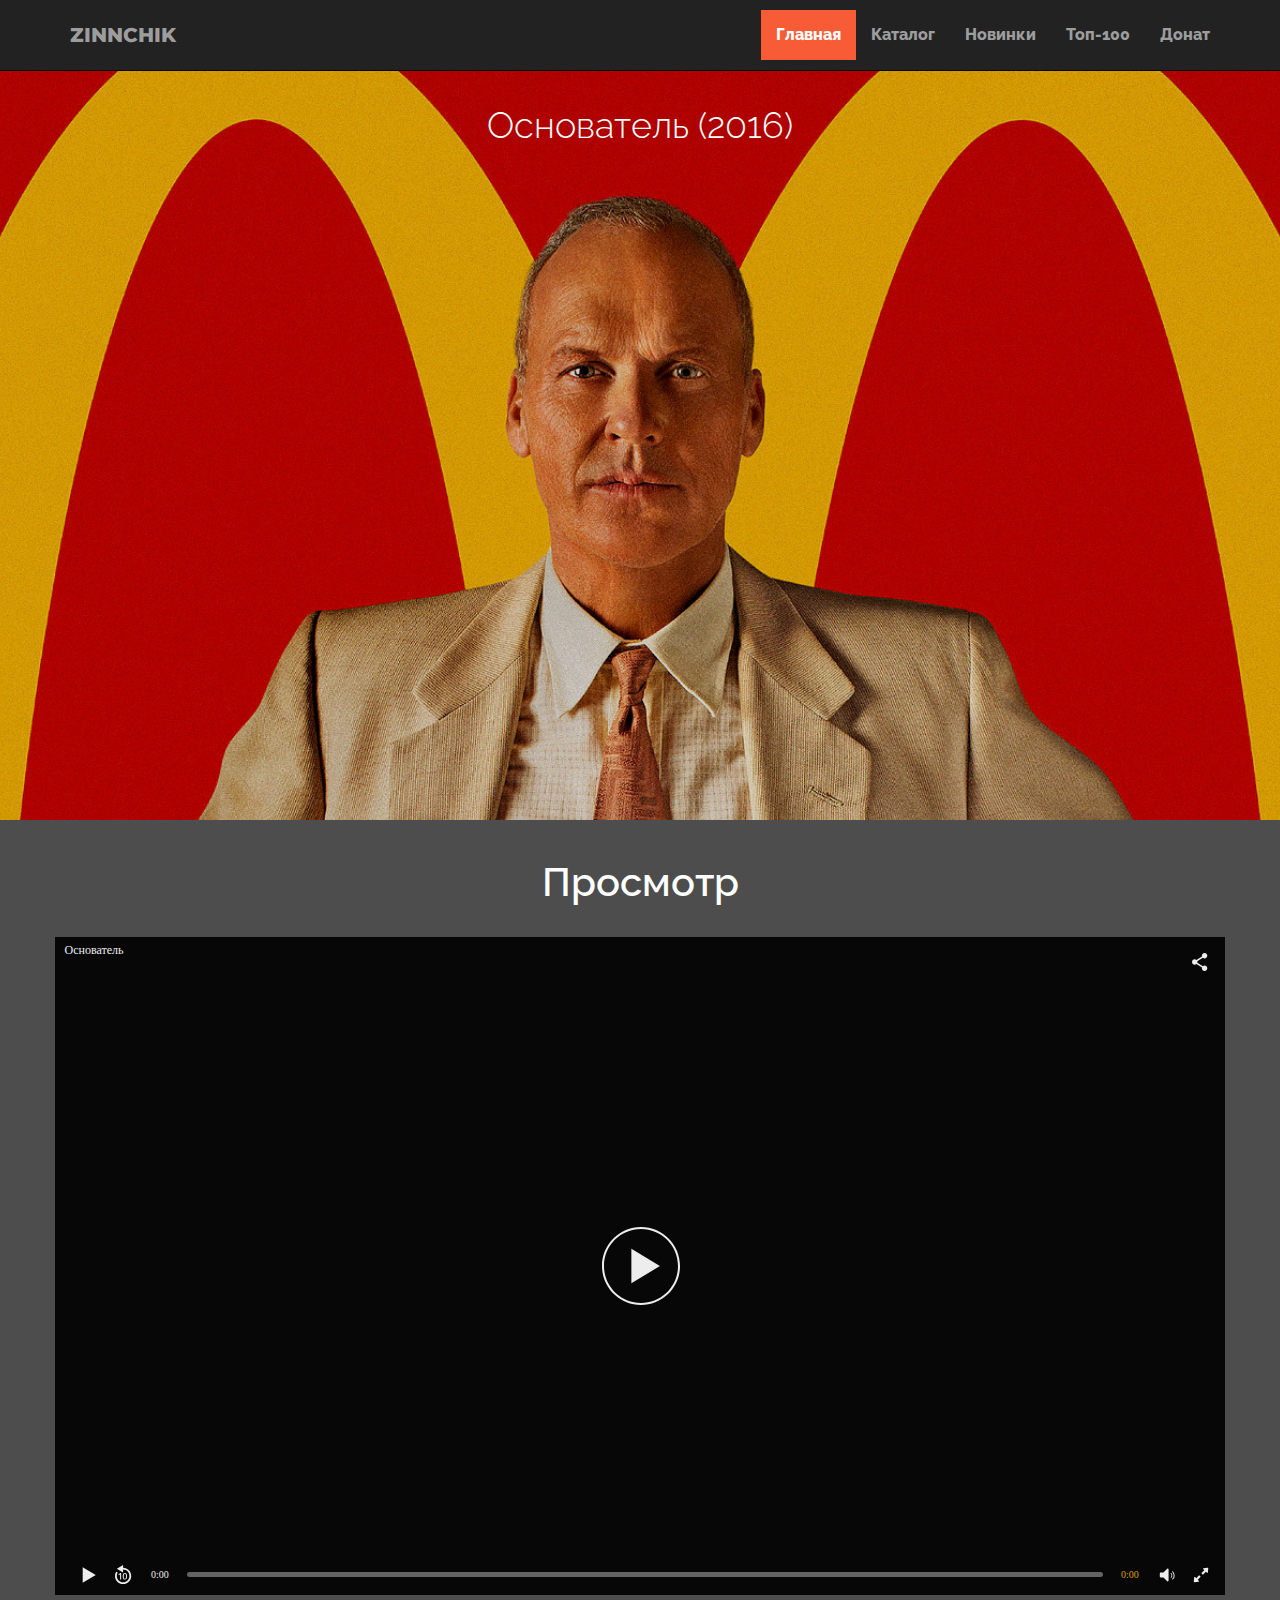
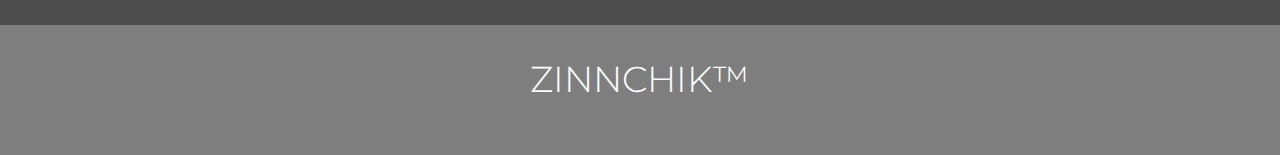
<file: osnovatel.html>
<!DOCTYPE html>
<html>
    <head>
        <meta charset="utf-8">
        <meta name="viewport" content="width=device-width, initial-scale=1.0">
        <meta name="MobileOptimized" content="320">
        <meta name="HandheldFriendly" content="true">
        <title>
            ПРОСМОТР - Основатель
        </title>
        <link rel="stylesheet" href="./Bootstrap/css/bootstrap.css">
        <link rel="stylesheet" href="./Bootstrap/css/main.css">
        <script src="scripts/playerjs.js"></script>
    </head>
    <body>
        <div class="navbar navbar-inverse navbar-fixed-top">
            <div class="container">
                <div class="navbar-header">
                    <button type="button" class="navbar-toggle" data-toggle="collapse" data-target=".navbar-collapse">
                        <span class="icon-bar"></span>
                        <span class="icon-bar"></span>
                        <span class="icon-bar"></span>
                    </button>
                    <a class="navbar-brand" href="./index.html">ZINNCHIK</a>
                </div>
                <div class="navbar-collapse collapse">
                    <ul class="nav navbar-nav navbar-right">
                        <li class="active"><a href="./index.html">Главная</a></li>
                        <li><a href="./catalog_page1.html">Каталог</a></li>
                        <li><a href="#">Новинки</a></li>
                        <li><a href="#">Топ-100</a></li>
                        <li><a href="#">Донат</a></li>
                    </ul>
                </div>
            </div>
        </div>  
        <div id="headerwrap-osnovatel">
            <div class="container">
                <div class="row centered">
                    <div class="col-lg-8 col-lg-offset-2">
                        <br><br>
                        <h1 id="movieName">Основатель (2016)</h1>
                    </div>
                </div>
            </div>
        </div> 

        <div id="dg">
            <div class="container">
                <div class="row center">
                    <h3>Просмотр</h3>
                    <br>
                    <div id="player"></div>
    
                        <script>
                            var player = new Playerjs({id:"player", "title":"Основатель", "file":"https://milanium.cloud.hotlan.by/movies/076b40bf2804080b32d489e331ecd0235cd0cc9a/983d54a489400bdadeb9429dd8151805:2020082412/720.mp4"});
                        </script>
                </div>
            </div>
        </div>


        <div id="footer">
            <div class="container ft">
                <div class="logo" onmouseover="informationVisible()" onmouseout="informationHidden()" onmousedown="informationVisible()" onmouseup="informationHidden()">
                    <h1>ZINNCHIK<span>™</span></h1>
                </div>
                <div id="information" class="information col-lg-4 col-lg-offset-4 hidden">
                    <h5> zinnchik™ 2020 Ivan Kurbakov</h5>
                </div>
            </div>
        </div>

        <script>
            var predwatch = document.getElementById("filmMini");

            function predWtch(){
                var classVisible = predwatch.getAttribute ("class");
                if (classVisible == "hidden filmmini"){
                    predwatch.setAttribute ("class", "visible filmmini")
                }
                else if (classVisible == "visible filmmini"){
                    predwatch.setAttribute ("class", "hidden filmmini")
                }
            }
        </script>

        <script>
            function informationVisible(){
                var info = document.getElementById ("information");
                info.setAttribute ("class", "information col-lg-4 col-lg-offset-4 visible")
            }
            function informationHidden(){
                var info = document.getElementById ("information");
                info.setAttribute ("class", "information col-lg-4 col-lg-offset-4 hidden")
            }
        </script>

        <script src="https://ajax.googleapis.com/ajax/libs/jquery/2.2.0/jquery.min.js"></script>
        <script src="Bootstrap/js/bootstrap.js"></script>
    </body>
</html>
</file>
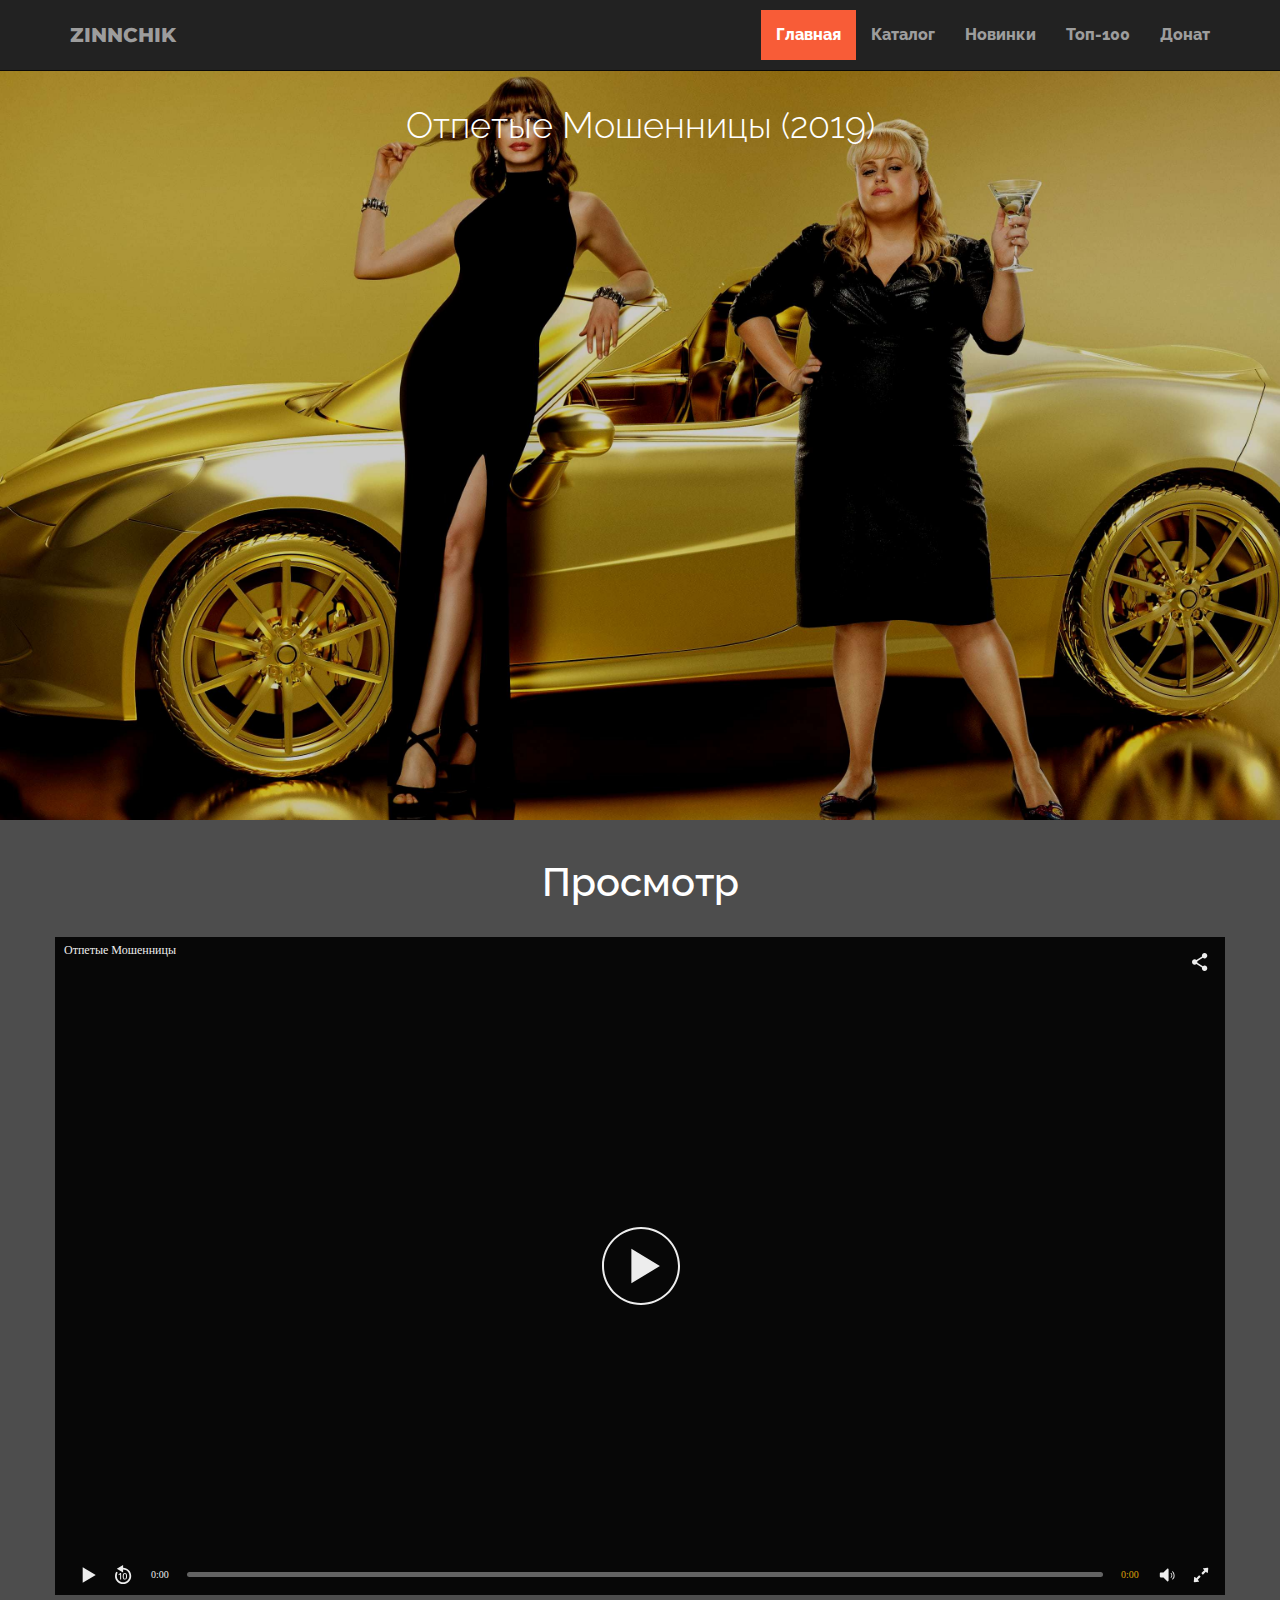
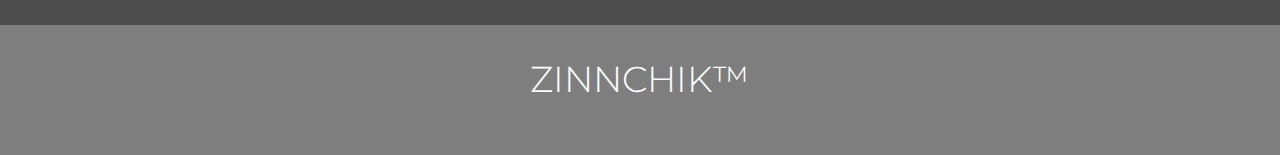
<file: otpetie-mochennici.html>
<!DOCTYPE html>
<html>
    <head>
        <meta charset="utf-8">
        <meta name="viewport" content="width=device-width, initial-scale=1.0">
        <meta name="MobileOptimized" content="320">
        <meta name="HandheldFriendly" content="true">
        <title>
            ПРОСМОТР - Отпетые Мошенницы
        </title>
        <link rel="stylesheet" href="./Bootstrap/css/bootstrap.css">
        <link rel="stylesheet" href="./Bootstrap/css/main.css">
        <script src="scripts/playerjs.js"></script>
    </head>
    <body>
        <div class="navbar navbar-inverse navbar-fixed-top">
            <div class="container">
                <div class="navbar-header">
                    <button type="button" class="navbar-toggle" data-toggle="collapse" data-target=".navbar-collapse">
                        <span class="icon-bar"></span>
                        <span class="icon-bar"></span>
                        <span class="icon-bar"></span>
                    </button>
                    <a class="navbar-brand" href="./index.html">ZINNCHIK</a>
                </div>
                <div class="navbar-collapse collapse">
                    <ul class="nav navbar-nav navbar-right">
                        <li class="active"><a href="./index.html">Главная</a></li>
                        <li><a href="./catalog_page1.html">Каталог</a></li>
                        <li><a href="#">Новинки</a></li>
                        <li><a href="#">Топ-100</a></li>
                        <li><a href="#">Донат</a></li>
                    </ul>
                </div>
            </div>
        </div>  
        <div id="headerwrap-otpetiemochennici">
            <div class="container">
                <div class="row centered">
                    <div class="col-lg-8 col-lg-offset-2">
                        <br><br>
                        <h1 id="movieName">Отпетые Мошенницы (2019)</h1>
                    </div>
                </div>
            </div>
        </div> 

        <div id="dg">
            <div class="container">
                <div class="row center">
                    <h3>Просмотр</h3>
                    <br>
                    <div id="player"></div>
    
                        <script>
                            var player = new Playerjs({id:"player", "title":"Отпетые Мошенницы", "file":"https://loki.cloud.hotlan.by/movies/95e1cea36100635dbf81e5dab1ad9bbdc4f840c8/f322624fb8fb646855f50836a2c396a2:2020082412/720.mp4"});
                        </script>
                </div>
            </div>
        </div>


        <div id="footer">
            <div class="container ft">
                <div class="logo" onmouseover="informationVisible()" onmouseout="informationHidden()" onmousedown="informationVisible()" onmouseup="informationHidden()">
                    <h1>ZINNCHIK<span>™</span></h1>
                </div>
                <div id="information" class="information col-lg-4 col-lg-offset-4 hidden">
                    <h5> zinnchik™ 2020 Ivan Kurbakov</h5>
                </div>
            </div>
        </div>

        <script>
            var predwatch = document.getElementById("filmMini");

            function predWtch(){
                var classVisible = predwatch.getAttribute ("class");
                if (classVisible == "hidden filmmini"){
                    predwatch.setAttribute ("class", "visible filmmini")
                }
                else if (classVisible == "visible filmmini"){
                    predwatch.setAttribute ("class", "hidden filmmini")
                }
            }
        </script>

        <script>
            function informationVisible(){
                var info = document.getElementById ("information");
                info.setAttribute ("class", "information col-lg-4 col-lg-offset-4 visible")
            }
            function informationHidden(){
                var info = document.getElementById ("information");
                info.setAttribute ("class", "information col-lg-4 col-lg-offset-4 hidden")
            }
        </script>

        <script src="https://ajax.googleapis.com/ajax/libs/jquery/2.2.0/jquery.min.js"></script>
        <script src="Bootstrap/js/bootstrap.js"></script>
    </body>
</html>
</file>
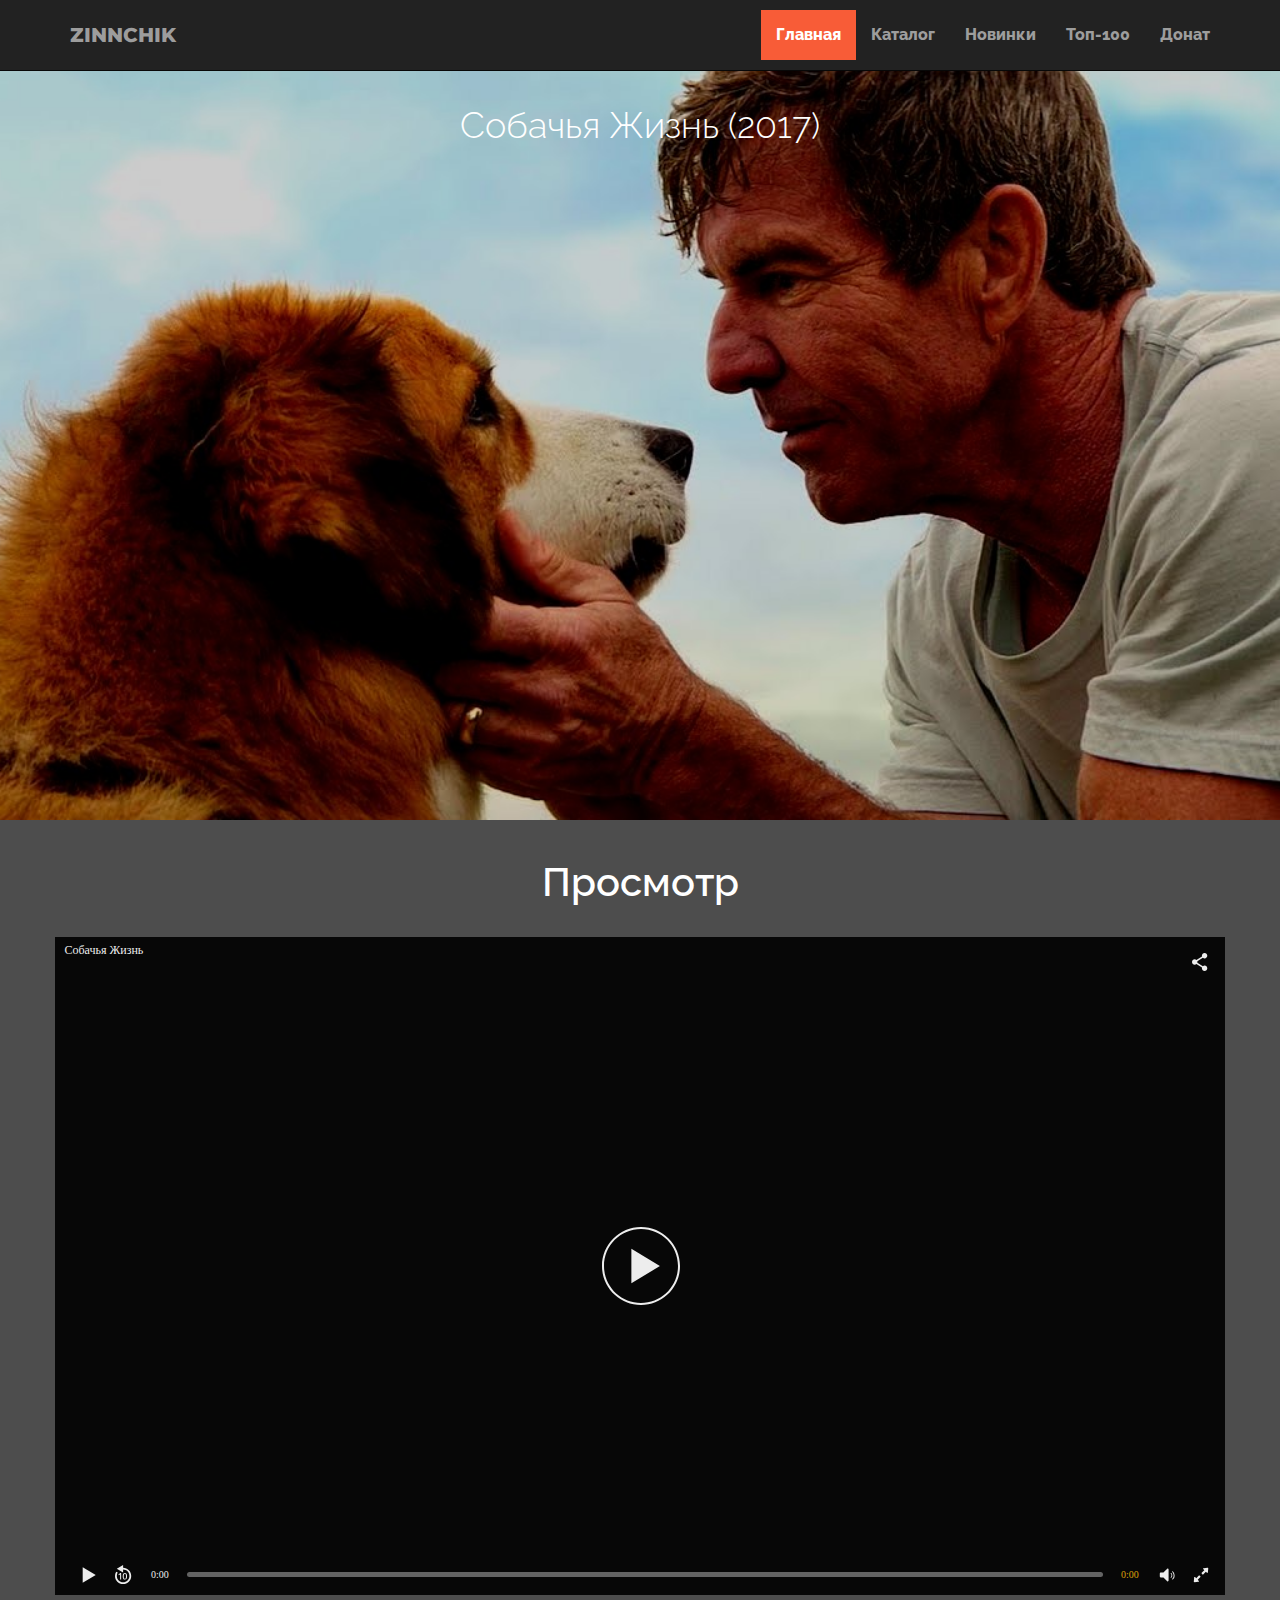
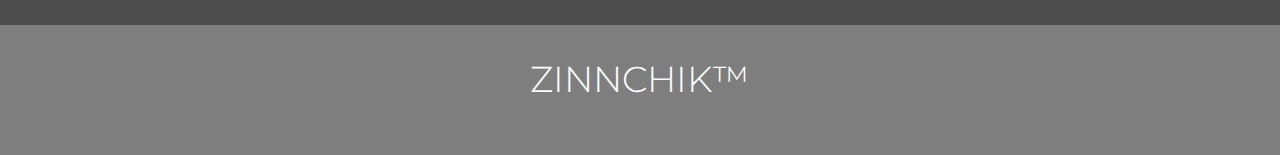
<file: sobachya-zhizn.html>
<!DOCTYPE html>
<html>
    <head>
        <meta charset="utf-8">
        <meta name="viewport" content="width=device-width, initial-scale=1.0">
        <meta name="MobileOptimized" content="320">
        <meta name="HandheldFriendly" content="true">
        <title>
            ПРОСМОТР - Собачья Жизнь
        </title>
        <link rel="stylesheet" href="./Bootstrap/css/bootstrap.css">
        <link rel="stylesheet" href="./Bootstrap/css/main.css">
        <script src="scripts/playerjs.js"></script>
    </head>
    <body>
        <div class="navbar navbar-inverse navbar-fixed-top">
            <div class="container">
                <div class="navbar-header">
                    <button type="button" class="navbar-toggle" data-toggle="collapse" data-target=".navbar-collapse">
                        <span class="icon-bar"></span>
                        <span class="icon-bar"></span>
                        <span class="icon-bar"></span>
                    </button>
                    <a class="navbar-brand" href="./index.html">ZINNCHIK</a>
                </div>
                <div class="navbar-collapse collapse">
                    <ul class="nav navbar-nav navbar-right">
                        <li class="active"><a href="./index.html">Главная</a></li>
                        <li><a href="./catalog_page1.html">Каталог</a></li>
                        <li><a href="#">Новинки</a></li>
                        <li><a href="#">Топ-100</a></li>
                        <li><a href="#">Донат</a></li>
                    </ul>
                </div>
            </div>
        </div>  
        <div id="headerwrap-sobachyazhizn">
            <div class="container">
                <div class="row centered">
                    <div class="col-lg-8 col-lg-offset-2">
                        <br><br>
                        <h1 id="movieName">Собачья Жизнь (2017)</h1>
                    </div>
                </div>
            </div>
        </div> 

        <div id="dg">
            <div class="container">
                <div class="row center">
                    <h3>Просмотр</h3>
                    <br>
                    <div id="player"></div>
    
                        <script>
                            var player = new Playerjs({id:"player", "title":"Собачья Жизнь", "file":"https://nika.cloud.hotlan.by/movies/900f14044bb228fb6ddcd79187d0005fb0dfa0dc/947a2c9b26066bbfd1af68ebe8008959:2020082414/720.mp4"});
                        </script>
                </div>
            </div>
        </div>


        <div id="footer">
            <div class="container ft">
                <div class="logo" onmouseover="informationVisible()" onmouseout="informationHidden()" onmousedown="informationVisible()" onmouseup="informationHidden()">
                    <h1>ZINNCHIK<span>™</span></h1>
                </div>
                <div id="information" class="information col-lg-4 col-lg-offset-4 hidden">
                    <h5> zinnchik™ 2020 Ivan Kurbakov</h5>
                </div>
            </div>
        </div>

        <script>
            var predwatch = document.getElementById("filmMini");

            function predWtch(){
                var classVisible = predwatch.getAttribute ("class");
                if (classVisible == "hidden filmmini"){
                    predwatch.setAttribute ("class", "visible filmmini")
                }
                else if (classVisible == "visible filmmini"){
                    predwatch.setAttribute ("class", "hidden filmmini")
                }
            }
        </script>

        <script>
            function informationVisible(){
                var info = document.getElementById ("information");
                info.setAttribute ("class", "information col-lg-4 col-lg-offset-4 visible")
            }
            function informationHidden(){
                var info = document.getElementById ("information");
                info.setAttribute ("class", "information col-lg-4 col-lg-offset-4 hidden")
            }
        </script>

        <script src="https://ajax.googleapis.com/ajax/libs/jquery/2.2.0/jquery.min.js"></script>
        <script src="Bootstrap/js/bootstrap.js"></script>
    </body>
</html>
</file>
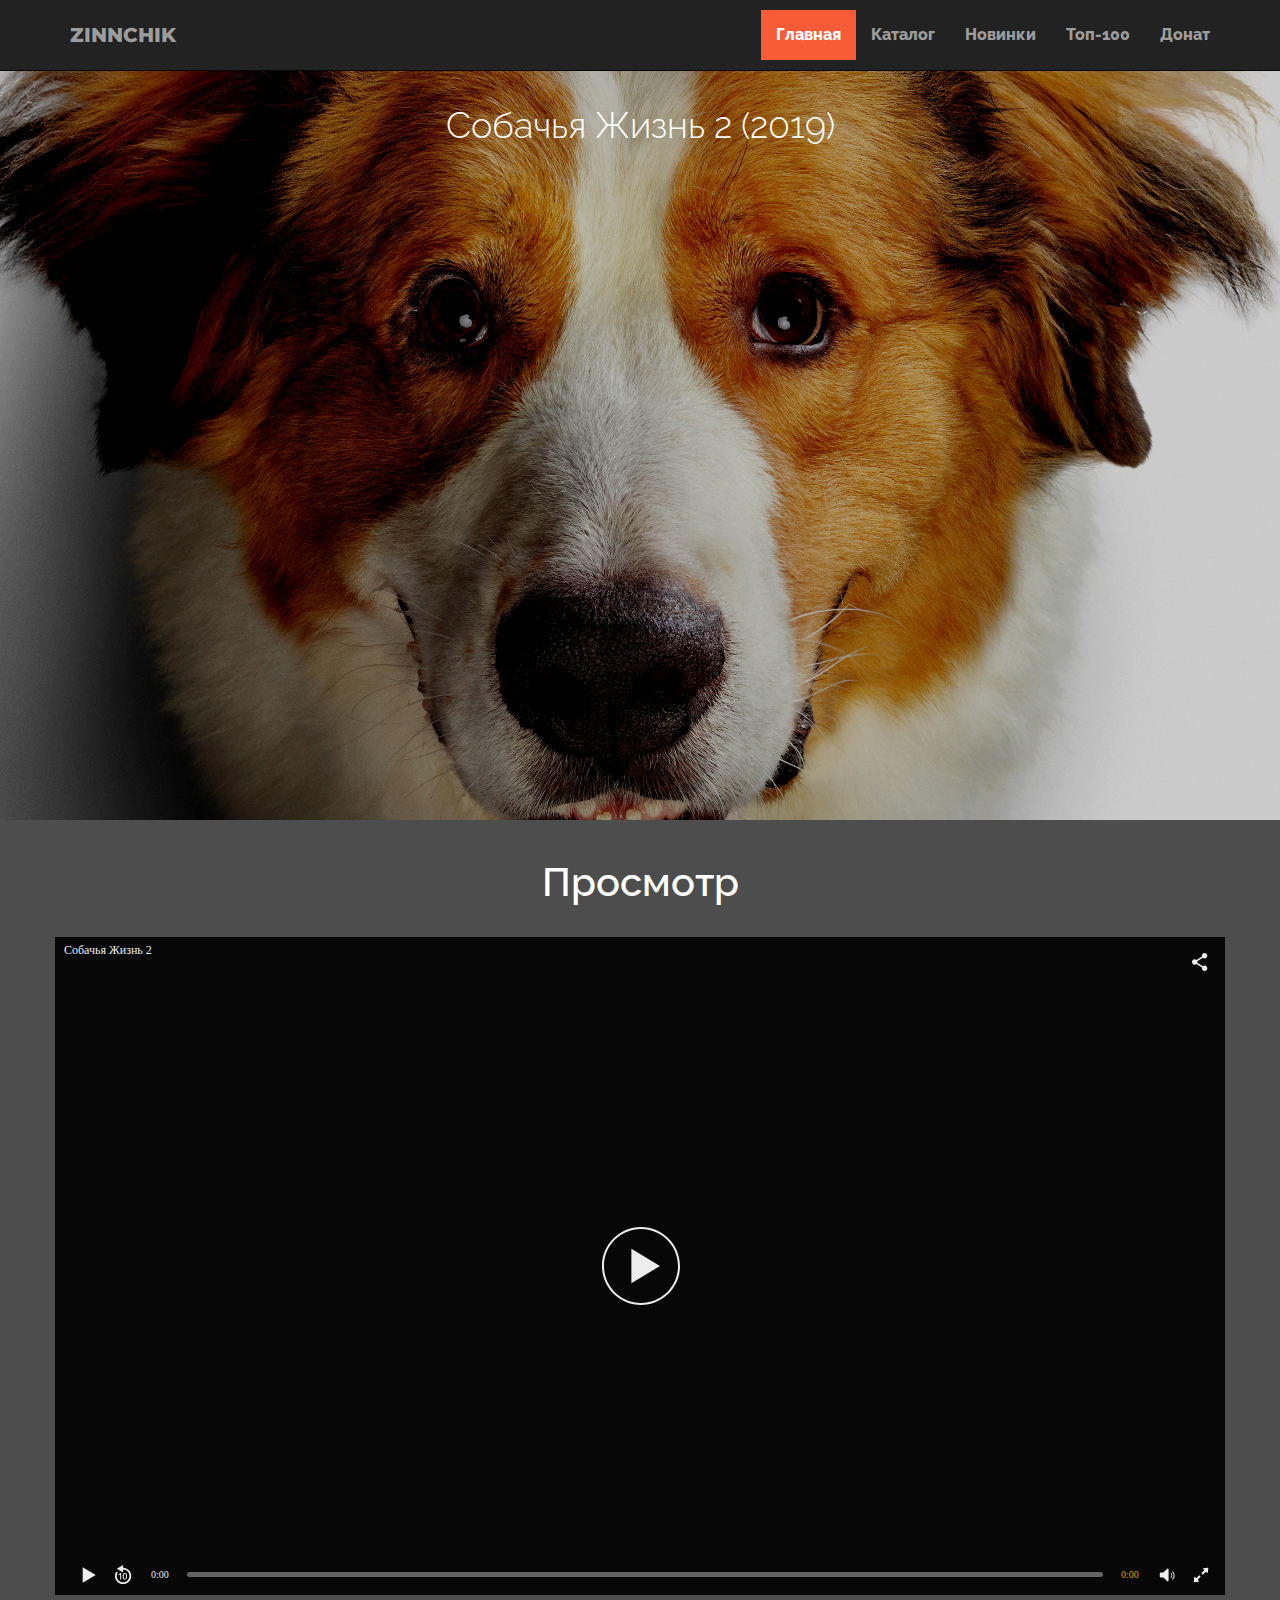
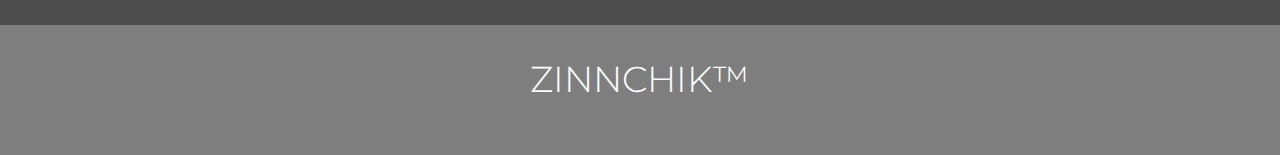
<file: sobachya-zhizn2.html>
<!DOCTYPE html>
<html>
    <head>
        <meta charset="utf-8">
        <meta name="viewport" content="width=device-width, initial-scale=1.0">
        <meta name="MobileOptimized" content="320">
        <meta name="HandheldFriendly" content="true">
        <title>
            ПРОСМОТР - Собачья Жизнь
        </title>
        <link rel="stylesheet" href="./Bootstrap/css/bootstrap.css">
        <link rel="stylesheet" href="./Bootstrap/css/main.css">
        <script src="scripts/playerjs.js"></script>
    </head>
    <body>
        <div class="navbar navbar-inverse navbar-fixed-top">
            <div class="container">
                <div class="navbar-header">
                    <button type="button" class="navbar-toggle" data-toggle="collapse" data-target=".navbar-collapse">
                        <span class="icon-bar"></span>
                        <span class="icon-bar"></span>
                        <span class="icon-bar"></span>
                    </button>
                    <a class="navbar-brand" href="./index.html">ZINNCHIK</a>
                </div>
                <div class="navbar-collapse collapse">
                    <ul class="nav navbar-nav navbar-right">
                        <li class="active"><a href="./index.html">Главная</a></li>
                        <li><a href="./catalog_page1.html">Каталог</a></li>
                        <li><a href="#">Новинки</a></li>
                        <li><a href="#">Топ-100</a></li>
                        <li><a href="#">Донат</a></li>
                    </ul>
                </div>
            </div>
        </div>  
        <div id="headerwrap-sobachyazhizn2">
            <div class="container">
                <div class="row centered">
                    <div class="col-lg-8 col-lg-offset-2">
                        <br><br>
                        <h1 id="movieName">Собачья Жизнь 2 (2019)</h1>
                    </div>
                </div>
            </div>
        </div> 

        <div id="dg">
            <div class="container">
                <div class="row center">
                    <h3>Просмотр</h3>
                    <br>
                    <div id="player"></div>
    
                        <script>
                            var player = new Playerjs({id:"player", "title":"Собачья Жизнь 2", "file":"https://mortis.cloud.hotlan.by/movies/59f9ccec7f37dabf6ebebc43db7008c5159ab579/f48eaccb136f38bebc231d1fd62cd41c:2020082415/720.mp4"});
                        </script>
                </div>
            </div>
        </div>


        <div id="footer">
            <div class="container ft">
                <div class="logo" onmouseover="informationVisible()" onmouseout="informationHidden()" onmousedown="informationVisible()" onmouseup="informationHidden()">
                    <h1>ZINNCHIK<span>™</span></h1>
                </div>
                <div id="information" class="information col-lg-4 col-lg-offset-4 hidden">
                    <h5> zinnchik™ 2020 Ivan Kurbakov</h5>
                </div>
            </div>
        </div>

        <script>
            var predwatch = document.getElementById("filmMini");

            function predWtch(){
                var classVisible = predwatch.getAttribute ("class");
                if (classVisible == "hidden filmmini"){
                    predwatch.setAttribute ("class", "visible filmmini")
                }
                else if (classVisible == "visible filmmini"){
                    predwatch.setAttribute ("class", "hidden filmmini")
                }
            }
        </script>

        <script>
            function informationVisible(){
                var info = document.getElementById ("information");
                info.setAttribute ("class", "information col-lg-4 col-lg-offset-4 visible")
            }
            function informationHidden(){
                var info = document.getElementById ("information");
                info.setAttribute ("class", "information col-lg-4 col-lg-offset-4 hidden")
            }
        </script>

        <script src="https://ajax.googleapis.com/ajax/libs/jquery/2.2.0/jquery.min.js"></script>
        <script src="Bootstrap/js/bootstrap.js"></script>
    </body>
</html>
</file>
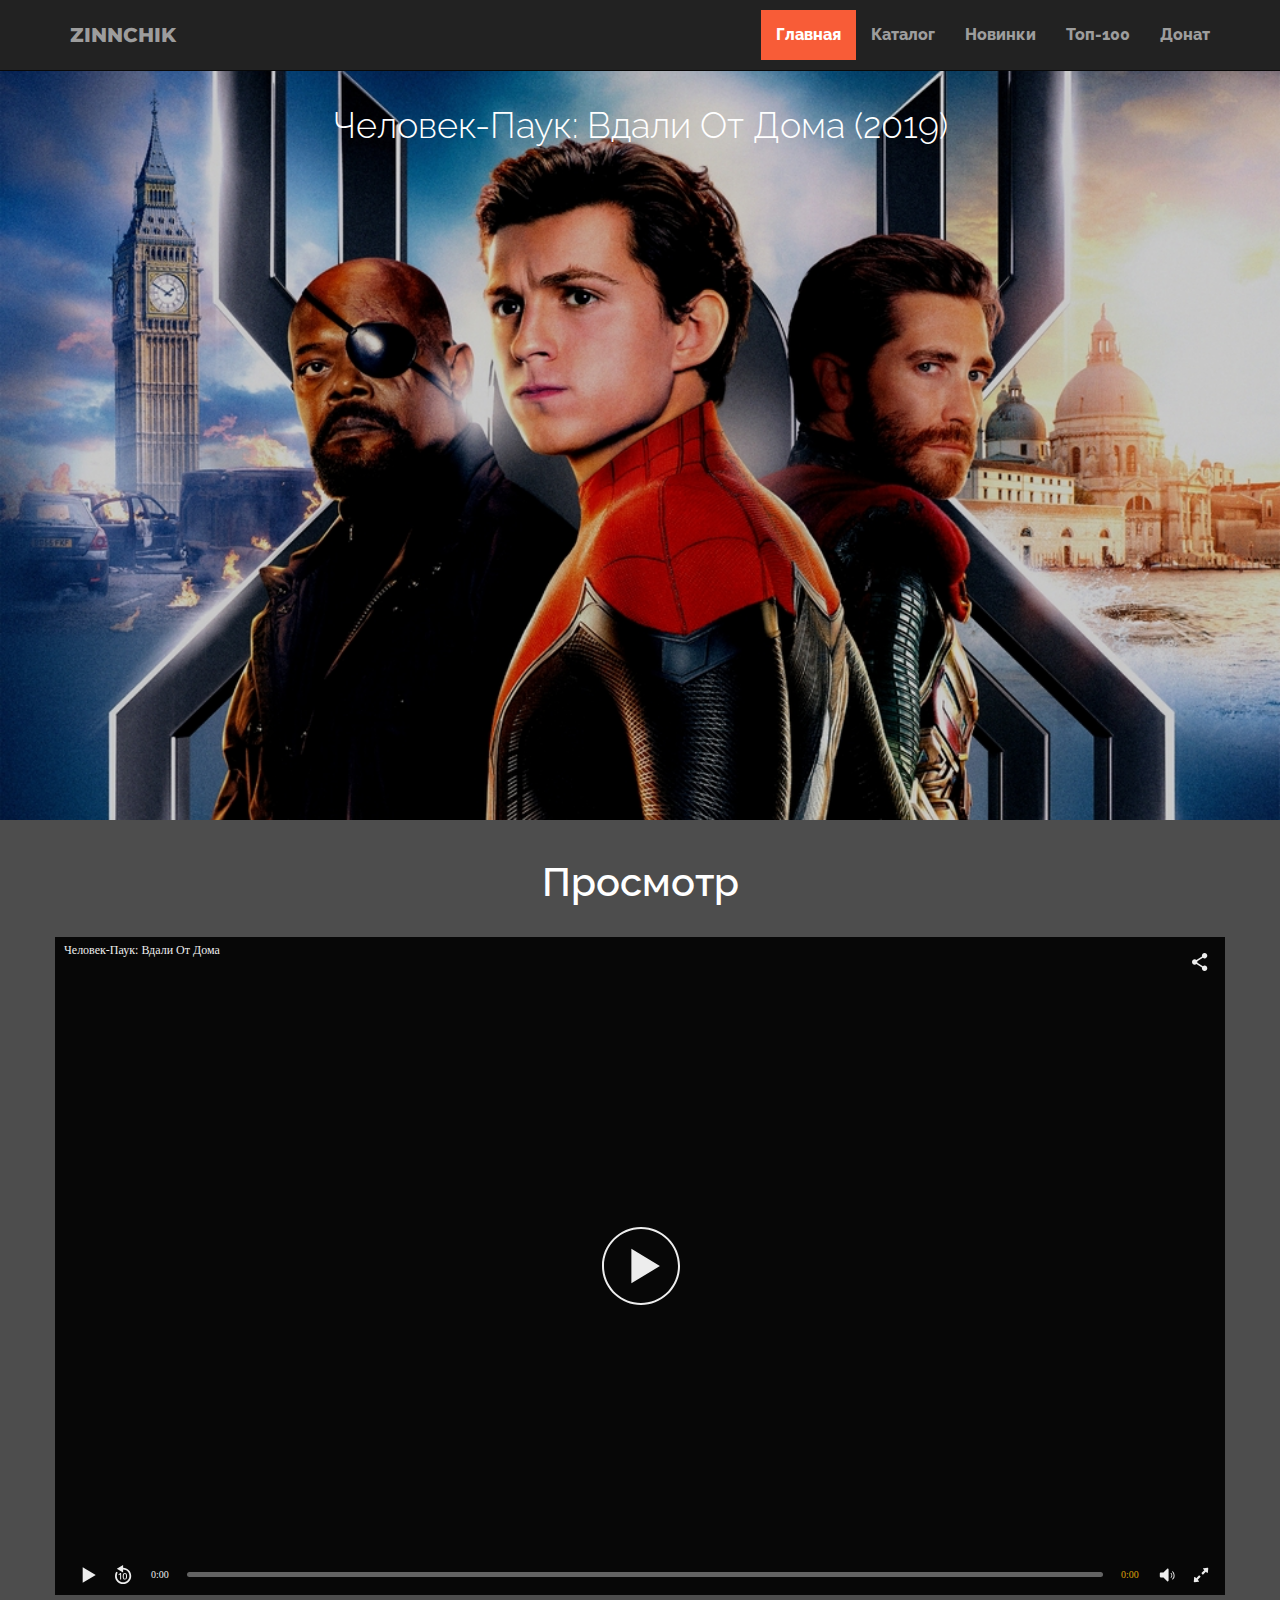
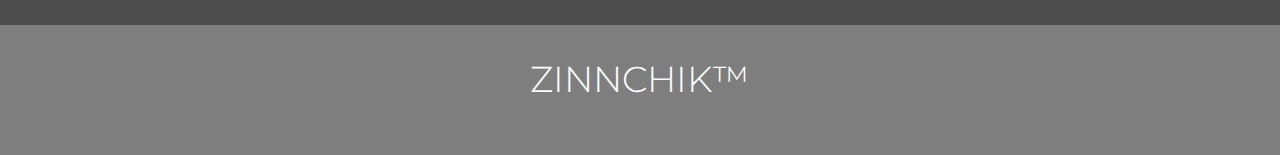
<file: spiderman-vdaliotdoma.html>
<!DOCTYPE html>
<html>
    <head>
        <meta charset="utf-8">
        <meta name="viewport" content="width=device-width, initial-scale=1.0">
        <meta name="MobileOptimized" content="320">
        <meta name="HandheldFriendly" content="true">
        <title>
            ПРОСМОТР - Человек-Паук: Вдали От Дома
        </title>
        <link rel="stylesheet" href="./Bootstrap/css/bootstrap.css">
        <link rel="stylesheet" href="./Bootstrap/css/main.css">
        <script src="scripts/playerjs.js"></script>
    </head>
    <body>
        <div class="navbar navbar-inverse navbar-fixed-top">
            <div class="container">
                <div class="navbar-header">
                    <button type="button" class="navbar-toggle" data-toggle="collapse" data-target=".navbar-collapse">
                        <span class="icon-bar"></span>
                        <span class="icon-bar"></span>
                        <span class="icon-bar"></span>
                    </button>
                    <a class="navbar-brand" href="./index.html">ZINNCHIK</a>
                </div>
                <div class="navbar-collapse collapse">
                    <ul class="nav navbar-nav navbar-right">
                        <li class="active"><a href="./index.html">Главная</a></li>
                        <li><a href="./catalog_page1.html">Каталог</a></li>
                        <li><a href="#">Новинки</a></li>
                        <li><a href="#">Топ-100</a></li>
                        <li><a href="#">Донат</a></li>
                    </ul>
                </div>
            </div>
        </div>  
        <div id="headerwrap-spiderman-vdaliotdoma">
            <div class="container">
                <div class="row centered">
                    <div class="col-lg-8 col-lg-offset-2">
                        <br><br>
                        <h1 id="movieName">Человек-Паук: Вдали От Дома (2019)</h1>
                    </div>
                </div>
            </div>
        </div> 

        <div id="dg">
            <div class="container">
                <div class="row center">
                    <h3>Просмотр</h3>
                    <br>
                    <div id="player"></div>
    
                        <script>
                            var player = new Playerjs({id:"player", "title":"Человек-Паук: Вдали От Дома", "file":"https://boron.cloud.hotlan.by/movies/f112a85c4ec65ac945b9d83b627dbc190316bc80/9642a8b997747a6ea72c29c779a9e44a:2020082415/720.mp4"});
                        </script>
                </div>
            </div>
        </div>


        <div id="footer">
            <div class="container ft">
                <div class="logo" onmouseover="informationVisible()" onmouseout="informationHidden()" onmousedown="informationVisible()" onmouseup="informationHidden()">
                    <h1>ZINNCHIK<span>™</span></h1>
                </div>
                <div id="information" class="information col-lg-4 col-lg-offset-4 hidden">
                    <h5> zinnchik™ 2020 Ivan Kurbakov</h5>
                </div>
            </div>
        </div>

        <script>
            var predwatch = document.getElementById("filmMini");

            function predWtch(){
                var classVisible = predwatch.getAttribute ("class");
                if (classVisible == "hidden filmmini"){
                    predwatch.setAttribute ("class", "visible filmmini")
                }
                else if (classVisible == "visible filmmini"){
                    predwatch.setAttribute ("class", "hidden filmmini")
                }
            }
        </script>

        <script>
            function informationVisible(){
                var info = document.getElementById ("information");
                info.setAttribute ("class", "information col-lg-4 col-lg-offset-4 visible")
            }
            function informationHidden(){
                var info = document.getElementById ("information");
                info.setAttribute ("class", "information col-lg-4 col-lg-offset-4 hidden")
            }
        </script>

        <script src="https://ajax.googleapis.com/ajax/libs/jquery/2.2.0/jquery.min.js"></script>
        <script src="Bootstrap/js/bootstrap.js"></script>
    </body>
</html>
</file>
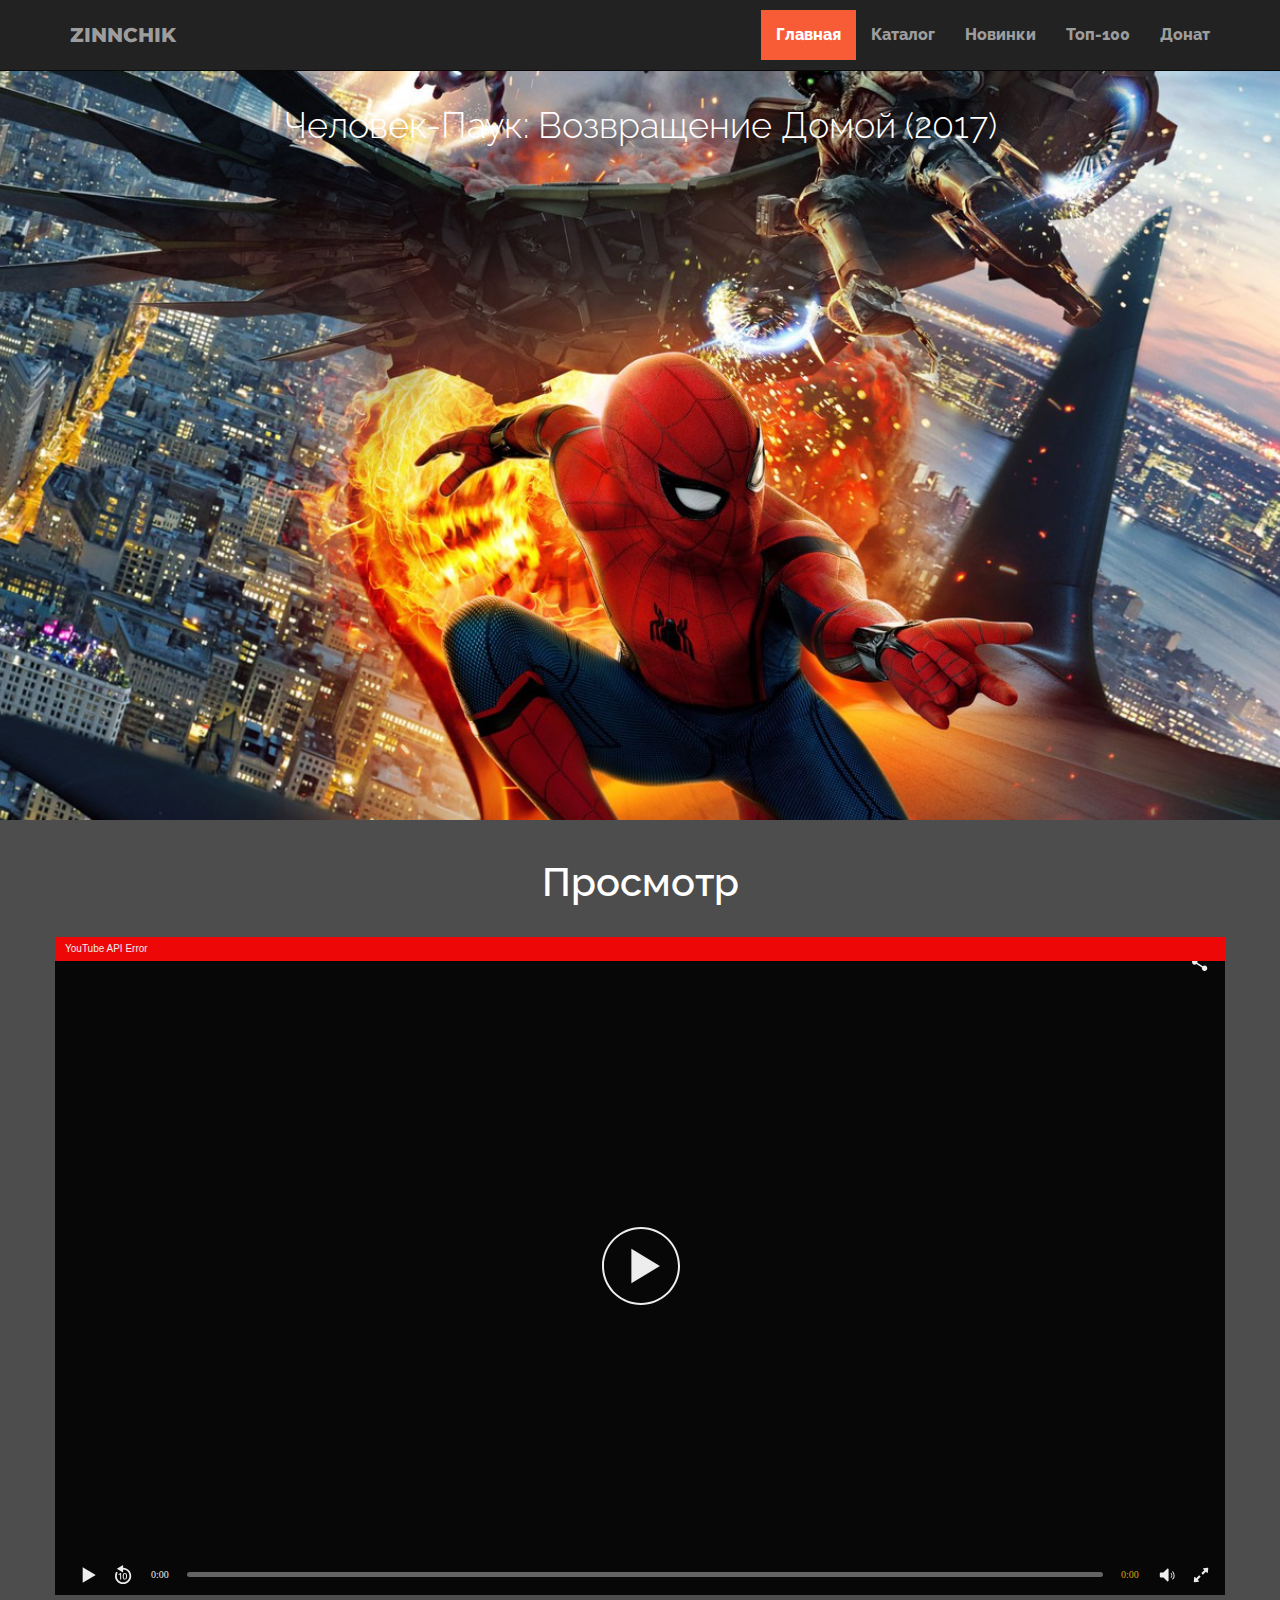
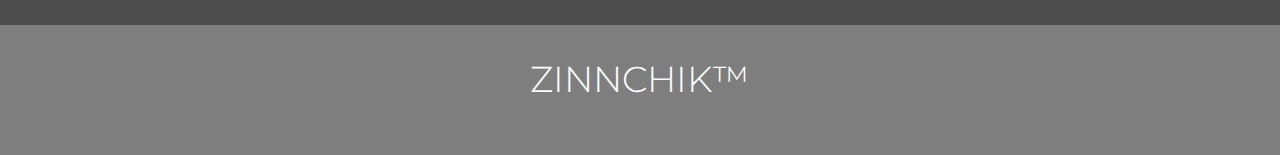
<file: spm-vd.html>
<!DOCTYPE html>
<html>
    <head>
        <meta charset="utf-8">
        <meta name="viewport" content="width=device-width, initial-scale=1.0">
        <meta name="MobileOptimized" content="320">
        <meta name="HandheldFriendly" content="true">
        <title>
            ПРОСМОТР - Человек-Паук: Возвращение Домой
        </title>
        <link rel="stylesheet" href="./Bootstrap/css/bootstrap.css">
        <link rel="stylesheet" href="./Bootstrap/css/main.css">
        <script src="scripts/playerjs.js"></script>
    </head>
    <body>
        <div class="navbar navbar-inverse navbar-fixed-top">
            <div class="container">
                <div class="navbar-header">
                    <button type="button" class="navbar-toggle" data-toggle="collapse" data-target=".navbar-collapse">
                        <span class="icon-bar"></span>
                        <span class="icon-bar"></span>
                        <span class="icon-bar"></span>
                    </button>
                    <a class="navbar-brand" href="./index.html">ZINNCHIK</a>
                </div>
                <div class="navbar-collapse collapse">
                    <ul class="nav navbar-nav navbar-right">
                        <li class="active"><a href="./index.html">Главная</a></li>
                        <li><a href="./catalog_page1.html">Каталог</a></li>
                        <li><a href="#">Новинки</a></li>
                        <li><a href="#">Топ-100</a></li>
                        <li><a href="#">Донат</a></li>
                    </ul>
                </div>
            </div>
        </div>  
        <div id="headerwrap-spiderman-vozvracheniedomoy">
            <div class="container">
                <div class="row centered">
                    <div class="col-lg-8 col-lg-offset-2">
                        <br><br>
                        <h1 id="movieName">Человек-Паук: Возвращение Домой (2017)</h1>
                    </div>
                </div>
            </div>
        </div> 

        <div id="dg">
            <div class="container">
                <div class="row center">
                    <h3>Просмотр</h3>
                    <br>
                    <div id="player"></div>
    
                        <script>
                            var player = new Playerjs({id:"player", "title":"Человек-Паук: Возвращение Домой", "file":"https://www.youtube.com/watch?v=tupl6SHKxL0"});
                        </script>
                </div>
            </div>
        </div>


        <div id="footer">
            <div class="container ft">
                <div class="logo" onmouseover="informationVisible()" onmouseout="informationHidden()" onmousedown="informationVisible()" onmouseup="informationHidden()">
                    <h1>ZINNCHIK<span>™</span></h1>
                </div>
                <div id="information" class="information col-lg-4 col-lg-offset-4 hidden">
                    <h5> zinnchik™ 2020 Ivan Kurbakov</h5>
                </div>
            </div>
        </div>

        <script>
            var predwatch = document.getElementById("filmMini");

            function predWtch(){
                var classVisible = predwatch.getAttribute ("class");
                if (classVisible == "hidden filmmini"){
                    predwatch.setAttribute ("class", "visible filmmini")
                }
                else if (classVisible == "visible filmmini"){
                    predwatch.setAttribute ("class", "hidden filmmini")
                }
            }
        </script>

        <script>
            function informationVisible(){
                var info = document.getElementById ("information");
                info.setAttribute ("class", "information col-lg-4 col-lg-offset-4 visible")
            }
            function informationHidden(){
                var info = document.getElementById ("information");
                info.setAttribute ("class", "information col-lg-4 col-lg-offset-4 hidden")
            }
        </script>

        <script src="https://ajax.googleapis.com/ajax/libs/jquery/2.2.0/jquery.min.js"></script>
        <script src="Bootstrap/js/bootstrap.js"></script>
    </body>
</html>
</file>
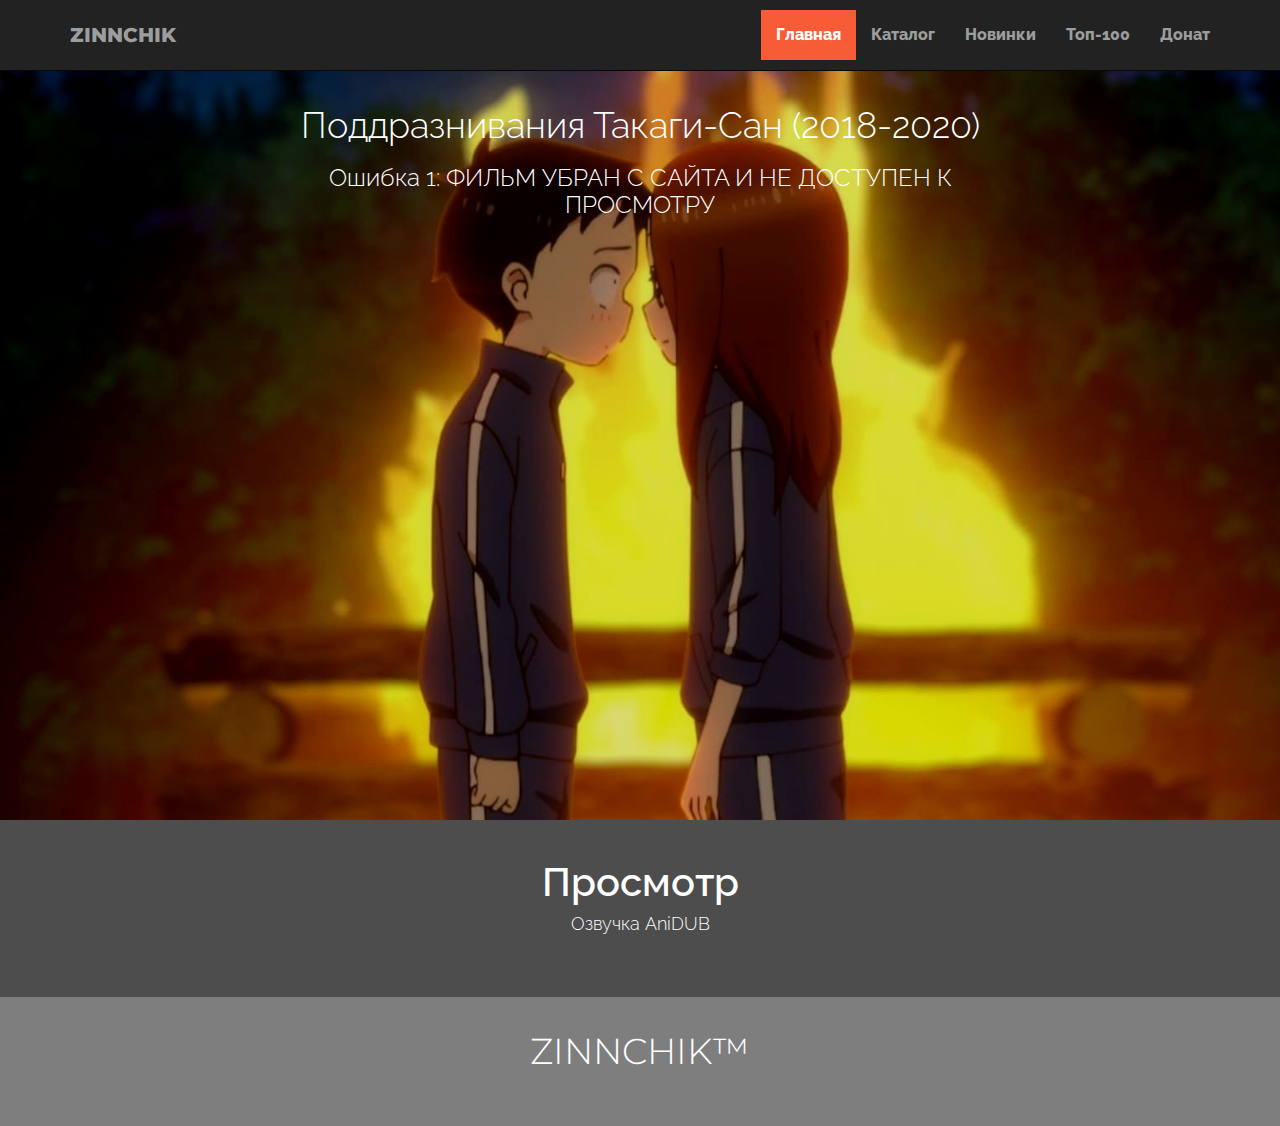
<file: takagi-san.html>
<!DOCTYPE html>
<html>
    <head>
        <meta charset="utf-8">
        <meta name="viewport" content="width=device-width, initial-scale=1.0">
        <meta name="MobileOptimized" content="320">
        <meta name="HandheldFriendly" content="true">
        <title>
            ПРОСМОТР - Поддразнивания Такаги-Сан
        </title>
        <link rel="stylesheet" href="./Bootstrap/css/bootstrap.css">
        <link rel="stylesheet" href="./Bootstrap/css/main.css">
        <script src="scripts/playerjs.js"></script>
    </head>
    <body>
        <div class="navbar navbar-inverse navbar-fixed-top">
            <div class="container">
                <div class="navbar-header">
                    <button type="button" class="navbar-toggle" data-toggle="collapse" data-target=".navbar-collapse">
                        <span class="icon-bar"></span>
                        <span class="icon-bar"></span>
                        <span class="icon-bar"></span>
                    </button>
                    <a class="navbar-brand" href="./index.html">ZINNCHIK</a>
                </div>
                <div class="navbar-collapse collapse">
                    <ul class="nav navbar-nav navbar-right">
                        <li class="active"><a href="./index.html">Главная</a></li>
                        <li><a href="./catalog_page1.html">Каталог</a></li>
                        <li><a href="#">Новинки</a></li>
                        <li><a href="#">Топ-100</a></li>
                        <li><a href="#">Донат</a></li>
                    </ul>
                </div>
            </div>
        </div>  
        <div id="headerwrap-takagi">
            <div class="container">
                <div class="row centered">
                    <div class="col-lg-8 col-lg-offset-2">
                        <br><br>
                        <h1 id="movieName">Поддразнивания Такаги-Сан (2018-2020)</h1>
                        <h3 id="movieInfo">Ошибка 1: ФИЛЬМ УБРАН С САЙТА И НЕ ДОСТУПЕН К ПРОСМОТРУ</h3>
                    </div>
                </div>
            </div>
        </div> 

        <div id="dg">
            <div class="container">
                <div class="row center">
                    <h3>Просмотр</h3>
                    <h4>Озвучка AniDUB</h4>
                    <br>
                    <div id="player"></div>
    
                        <script></script>
                </div>
            </div>
        </div>


        <div id="footer">
            <div class="container ft">
                <div class="logo" onmouseover="informationVisible()" onmouseout="informationHidden()" onmousedown="informationVisible()" onmouseup="informationHidden()">
                    <h1>ZINNCHIK<span>™</span></h1>
                </div>
                <div id="information" class="information col-lg-4 col-lg-offset-4 hidden">
                    <h5> zinnchik™ 2020 Ivan Kurbakov</h5>
                </div>
            </div>
        </div>

        <script>
            var predwatch = document.getElementById("filmMini");

            function predWtch(){
                var classVisible = predwatch.getAttribute ("class");
                if (classVisible == "hidden filmmini"){
                    predwatch.setAttribute ("class", "visible filmmini")
                }
                else if (classVisible == "visible filmmini"){
                    predwatch.setAttribute ("class", "hidden filmmini")
                }
            }
        </script>

        <script>
            function informationVisible(){
                var info = document.getElementById ("information");
                info.setAttribute ("class", "information col-lg-4 col-lg-offset-4 visible")
            }
            function informationHidden(){
                var info = document.getElementById ("information");
                info.setAttribute ("class", "information col-lg-4 col-lg-offset-4 hidden")
            }
        </script>

        <script src="https://ajax.googleapis.com/ajax/libs/jquery/2.2.0/jquery.min.js"></script>
        <script src="Bootstrap/js/bootstrap.js"></script>
    </body>
</html>
</file>
<file: Bootstrap/css/main.css>
/* Импортируем инструменты для работы */
@import url('https://fonts.googleapis.com/css?family=Lato|Raleway|Montserrat');

html{
    overflow-x:hidden;
}
.raleway{
    font-family: "Raleway";
}

*{
    transition: 0.15s;
}

body {
    /* Настраиваем стили по-умолчанию */
    background-color: #2a2a2a;
    font-family: "Lato";
    font-weight: 300;
    font-size: 16px;
    color: #555;
    margin-top: 70px;

    /* Добавляем webkit */
    -webkit-font-smoothing: antialiased;
    -webkit-overflow-scrolling: touch;
    overflow-x: hidden;
}

h1, h2, h3, h4, h5, h6{
    /* Задаём стили заголовкам */
    font-family: "Raleway";
    font-weight: 300;
    color: rgb(255, 255, 255);
} 

p{
    line-height: 28px;
    margin-bottom: 25px;
}

.centered{
    text-align: center;
}

a{
    color: #f85c37;
}

a:hover, a:focus{
    color: #7b7b7b;
    text-decoration: none;
    outline: 0;
}

.navbar{
    font-weight: 800;
    font-family: "Raleway";
    padding-right: 10px;
    padding-left: 10px;
    padding-top:10px;
    padding-bottom:10px;
}

.navbar-brand{
    font-size: 20px;
    font-family: "Montserrat";
}

.navbar-inverse .navbar-nav > .active > a {
    background-color: #f85c37;
}
.navbar-inverse .navbar-nav > .active > a:hover, .navbar-inverse .navbar-nav > .active > a:focus {
    background-color: #cc3d19;
}

#headerwrap{
    background: url(../../img/header-bg.jpeg) no-repeat center top;
    margin-bottom: 100px;
    padding-bottom: 20px;
    text-align: center;
    background-attachment: fixed;
    background-position: center center;
    min-height: 800px;
    width:100%;
    height: 800px;

    background-size: 100%;

    -webkit-background-size: cover;
    -moz-background-size: cover;
    -o-background-size: cover;
    background-size: cover;
}

#headerwrap-takagi{
    background: url(../../img/header-takagi.jpg) no-repeat center top;
    margin-top: -50px;
    padding-top: 20px;
    text-align: center;
    background-attachment: fixed;
    background-position: center center;
    min-height: 800px;
    width:100%;
    height: 800px;

    background-size: 100%;

    -webkit-background-size: cover;
    -moz-background-size: cover;
    -o-background-size: cover;
    background-size: cover;
}

#headerwrap-spiderman-vozvracheniedomoy{
    background: url(../../img/header-spiderman-vozvracheniedomoy.jpg) no-repeat center top;
    margin-top: -50px;
    padding-top: 20px;
    text-align: center;
    background-attachment: fixed;
    background-position: center center;
    min-height: 800px;
    width:100%;
    height: 800px;

    background-size: 100%;

    -webkit-background-size: cover;
    -moz-background-size: cover;
    -o-background-size: cover;
    background-size: cover;
}

#headerwrap-spiderman-vdaliotdoma{
    background: url(../../img/header-spiderman-vdaliotdoma.jpg) no-repeat center top;
    margin-top: -50px;
    padding-top: 20px;
    text-align: center;
    background-attachment: fixed;
    background-position: center center;
    min-height: 800px;
    width:100%;
    height: 800px;

    background-size: 100%;

    -webkit-background-size: cover;
    -moz-background-size: cover;
    -o-background-size: cover;
    background-size: cover;
}

#headerwrap-moyasobakaidiot{
    background: url(../../img/header-moyasobaka-idiot.jpg) no-repeat center top;
    margin-top: -50px;
    padding-top: 20px;
    text-align: center;
    background-attachment: fixed;
    background-position: center center;
    min-height: 800px;
    width:100%;
    height: 800px;

    background-size: 100%;

    -webkit-background-size: cover;
    -moz-background-size: cover;
    -o-background-size: cover;
    background-size: cover;
}

#headerwrap-otpetiemochennici{
    background: url(../../img/header-otpetiemochennici.jpg) no-repeat center top;
    margin-top: -50px;
    padding-top: 20px;
    text-align: center;
    background-attachment: fixed;
    background-position: center center;
    min-height: 800px;
    width:100%;
    height: 800px;

    background-size: 100%;

    -webkit-background-size: cover;
    -moz-background-size: cover;
    -o-background-size: cover;
    background-size: cover;
}

#headerwrap-osnovatel{
    background: url(../../img/header-osnovatel.jpg) no-repeat center top;
    margin-top: -50px;
    padding-top: 20px;
    text-align: center;
    background-attachment: fixed;
    background-position: center center;
    min-height: 800px;
    width:100%;
    height: 800px;

    background-size: 100%;

    -webkit-background-size: cover;
    -moz-background-size: cover;
    -o-background-size: cover;
    background-size: cover;
}

#headerwrap-sobachyazhizn{
    background: url(../../img/header-sobachyazhizn.jpg) no-repeat center top;
    margin-top: -50px;
    padding-top: 20px;
    text-align: center;
    background-attachment: fixed;
    background-position: center center;
    min-height: 800px;
    width:100%;
    height: 800px;

    background-size: 100%;

    -webkit-background-size: cover;
    -moz-background-size: cover;
    -o-background-size: cover;
    background-size: cover;
}

#headerwrap-sobachyazhizn2{
    background: url(../../img/header-sobachyazhizn2.jpg) no-repeat center top;
    margin-top: -50px;
    padding-top: 20px;
    text-align: center;
    background-attachment: fixed;
    background-position: center center;
    min-height: 800px;
    width:100%;
    height: 800px;

    background-size: 100%;

    -webkit-background-size: cover;
    -moz-background-size: cover;
    -o-background-size: cover;
    background-size: cover;
}

#headerwrap-catalog{
    background: url(../../img/header-bg-catalog.jpeg) no-repeat center top;
    margin-top: -100px;
    padding-top: 20px;
    text-align: center;
    background-attachment: fixed;
    background-position: center center;
    min-height: 800px;
    width:100%;
    height: 800px;

    background-size: 100%;

    -webkit-background-size: cover;
    -moz-background-size: cover;
    -o-background-size: cover;
    background-size: cover;
}

#headerwrap-film{
    background: url(../../img/header-takagi.jpg) no-repeat center top;
    padding-top: 20px;
    text-align: center;
    background-attachment: fixed;
    background-position: center center;
    min-height: 800px;
    width:100%;
    height: 500px;

    background-size: 100%;

    -webkit-background-size: cover;
    -moz-background-size: cover;
    -o-background-size: cover;
    background-size: cover;
}

#headerwrap-simple{
    background: url(../../img/header-takagi.jpg) no-repeat center top;
    margin-top: -50px;
    padding-top: 20px;
    text-align: center;
    background-attachment: fixed;
    background-position: center center;
    min-height: 800px;
    width:100%;

    background-size: 100%;

    -webkit-background-size: cover;
    -moz-background-size: cover;
    -o-background-size: cover;
    background-size: cover;
}

.br{
    padding: 5px;
}

.predwtch{
    border-radius: 40px;
    border: 3px solid rgb(134, 134, 134);
}

#player{
    border-radius: 40px;
    opacity: 90%;
}

.filmmini{
    padding-top: 10px;
    padding-bottom: 10px;
}

#headerwrap h1, #headerwrap-catalog h1 {
    margin-top: 100px;
    color: white;
    font-size: 70px;
    font-weight: 700;
}

#headerwrap h3, #headerwrap-catalog h3, #headerwrap-simple h3 {
    margin-top: 100px;
    color: white;
    font-weight: 1000;
    text-transform: uppercase;
}

#headerwrap-simple h1{
    margin-top: 100px;
    color: white;
    font-size: 50px;
    font-weight: 700;
}

.w{
    padding-top: 35px;
    padding-bottom: 20px;
}

#dg{
    background: #4d4d4d;
    padding-top: 20px;
    padding-bottom: 30px;
    text-align: center;
    transition:all 0.3s ease;
}

#dg h3{
    font-size: 40px;
    font-weight: 550;
}

#film1, #film2, #film3{
    border-radius: 10px;
    width: 300px;
}

#film1:hover, #film2:hover, #film3:hover{
    opacity: 70%;
}

.tilt{
    -webkit-transition: all 0.3s ease;
       -moz-transition: all 0.3s ease;
         -o-transition: all 0.3s ease;
        -ms-transition: all 0.3s ease;
            transition: all 0.3s ease;
}

.tilt:hover{
    -webkit-transform: rotate(-2deg);
       -moz-transform: rotate(-2deg);
         -o-transform: rotate(-2deg);
        -ms-transform: rotate(-2deg);
            transform: rotate(-2deg);
}

#name1, #name2, #name3{
    font-weight: 800;
}

#footer{
    background-color: rgb(126, 126, 126);
}

.ft{
    padding-top: 15px;
    padding-bottom: 45px;
}

.ft > .logo > h1{
    font-family: "Montserrat";
    color: white;
    text-align: center;
}

.ft > .information > h5{
    font-family: "Montserrat";
    color: white;
}

.hidden{
    opacity:0;
    }

.visible{
    opacity:1;
}

.arrow-7 {
    margin: 30px;
}
.arrow-7 span {
    display: block;
    width: 60px;
    height: 60px;
    border-bottom: 5px solid #ffffff;
    border-right: 5px solid #c7c7c7;
    transform: rotate(45deg);
    margin: -16px;
    animation: arrow-7 2s infinite;
}
.arrow-7 span:nth-child(2){
    animation-delay: -0.2s;
}
.arrow-7 span:nth-child(3){
    animation-delay: -0.4s;
}
@keyframes arrow-7 {
    0%{
        opacity: 0;
        transform: rotate(45deg) translate(-20px,-20px);
    }
    50%{
        opacity: 1;
    }
    100%{
        opacity: 0;
        transform: rotate(45deg) translate(20px,20px);
    }
}

.arrow{
    transform: translate(50%, 160%);
}

.filmmark{
    width:20px;
}
</file>
